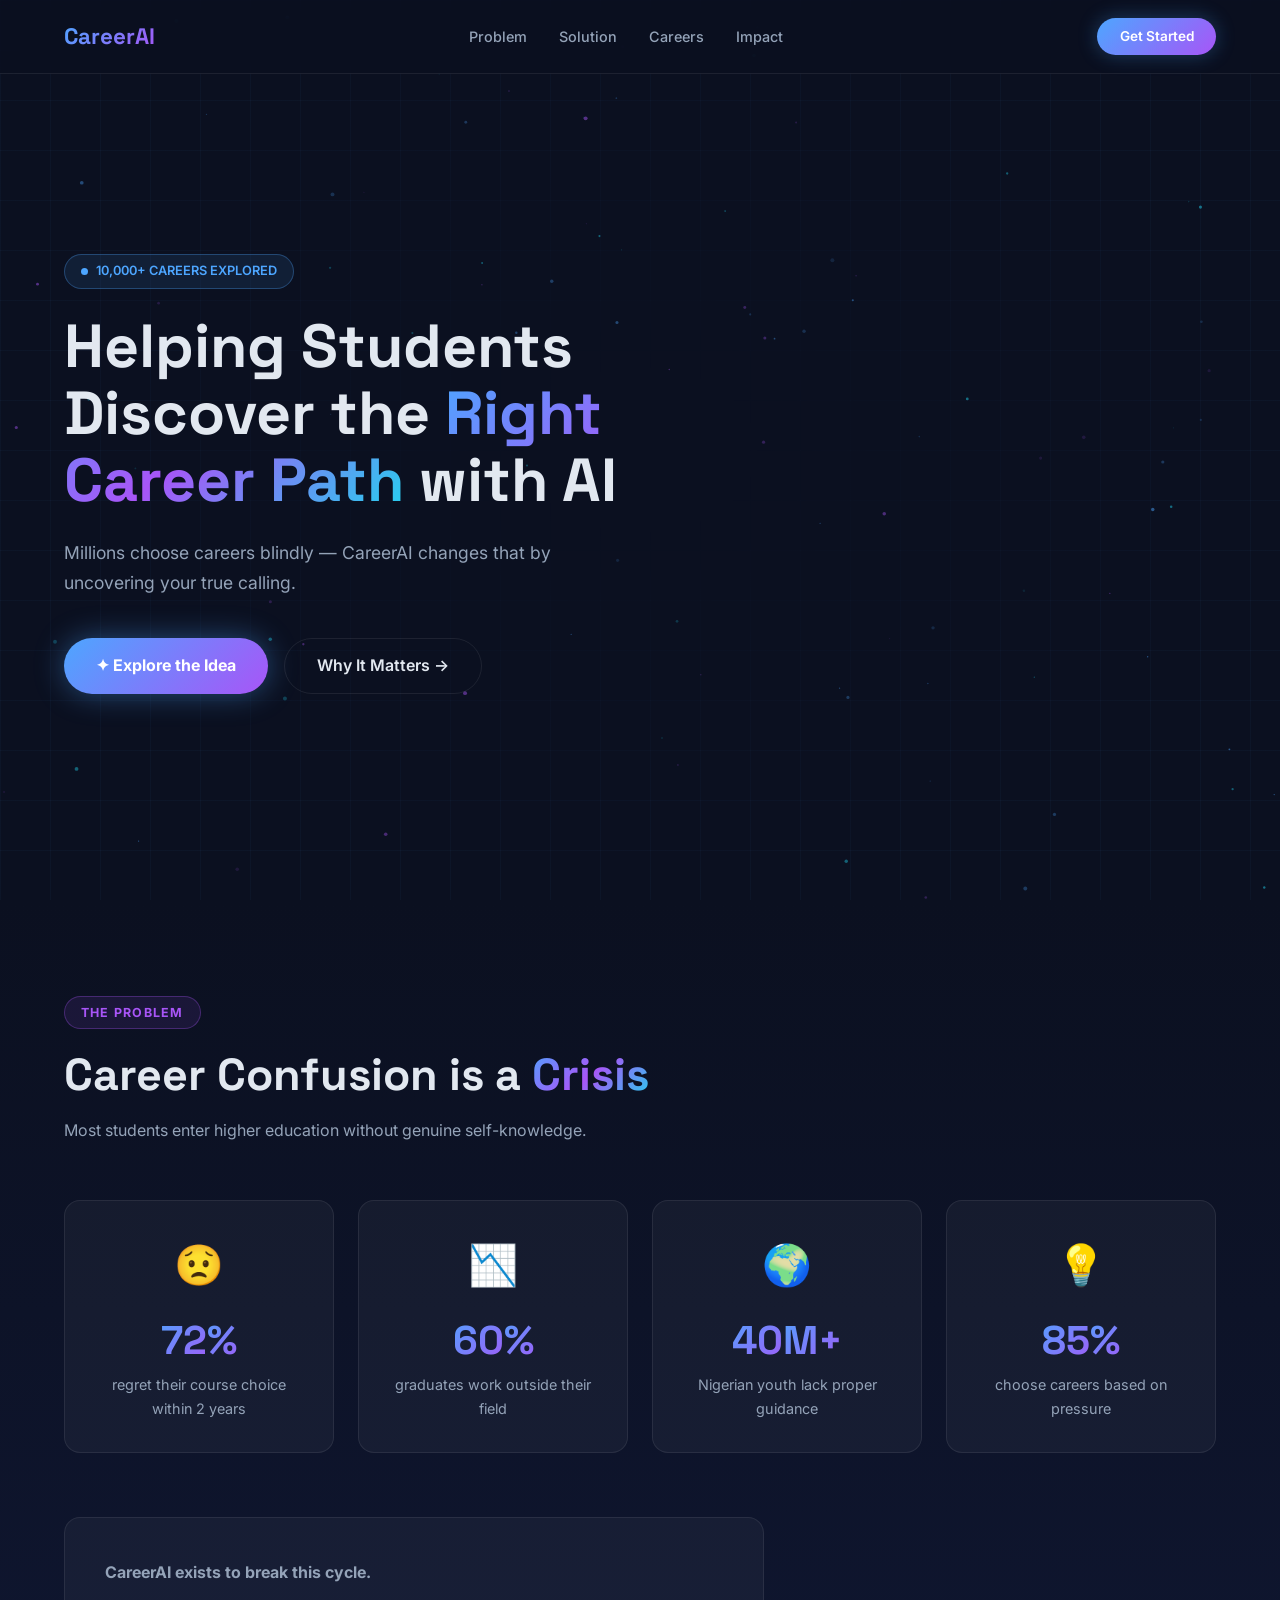
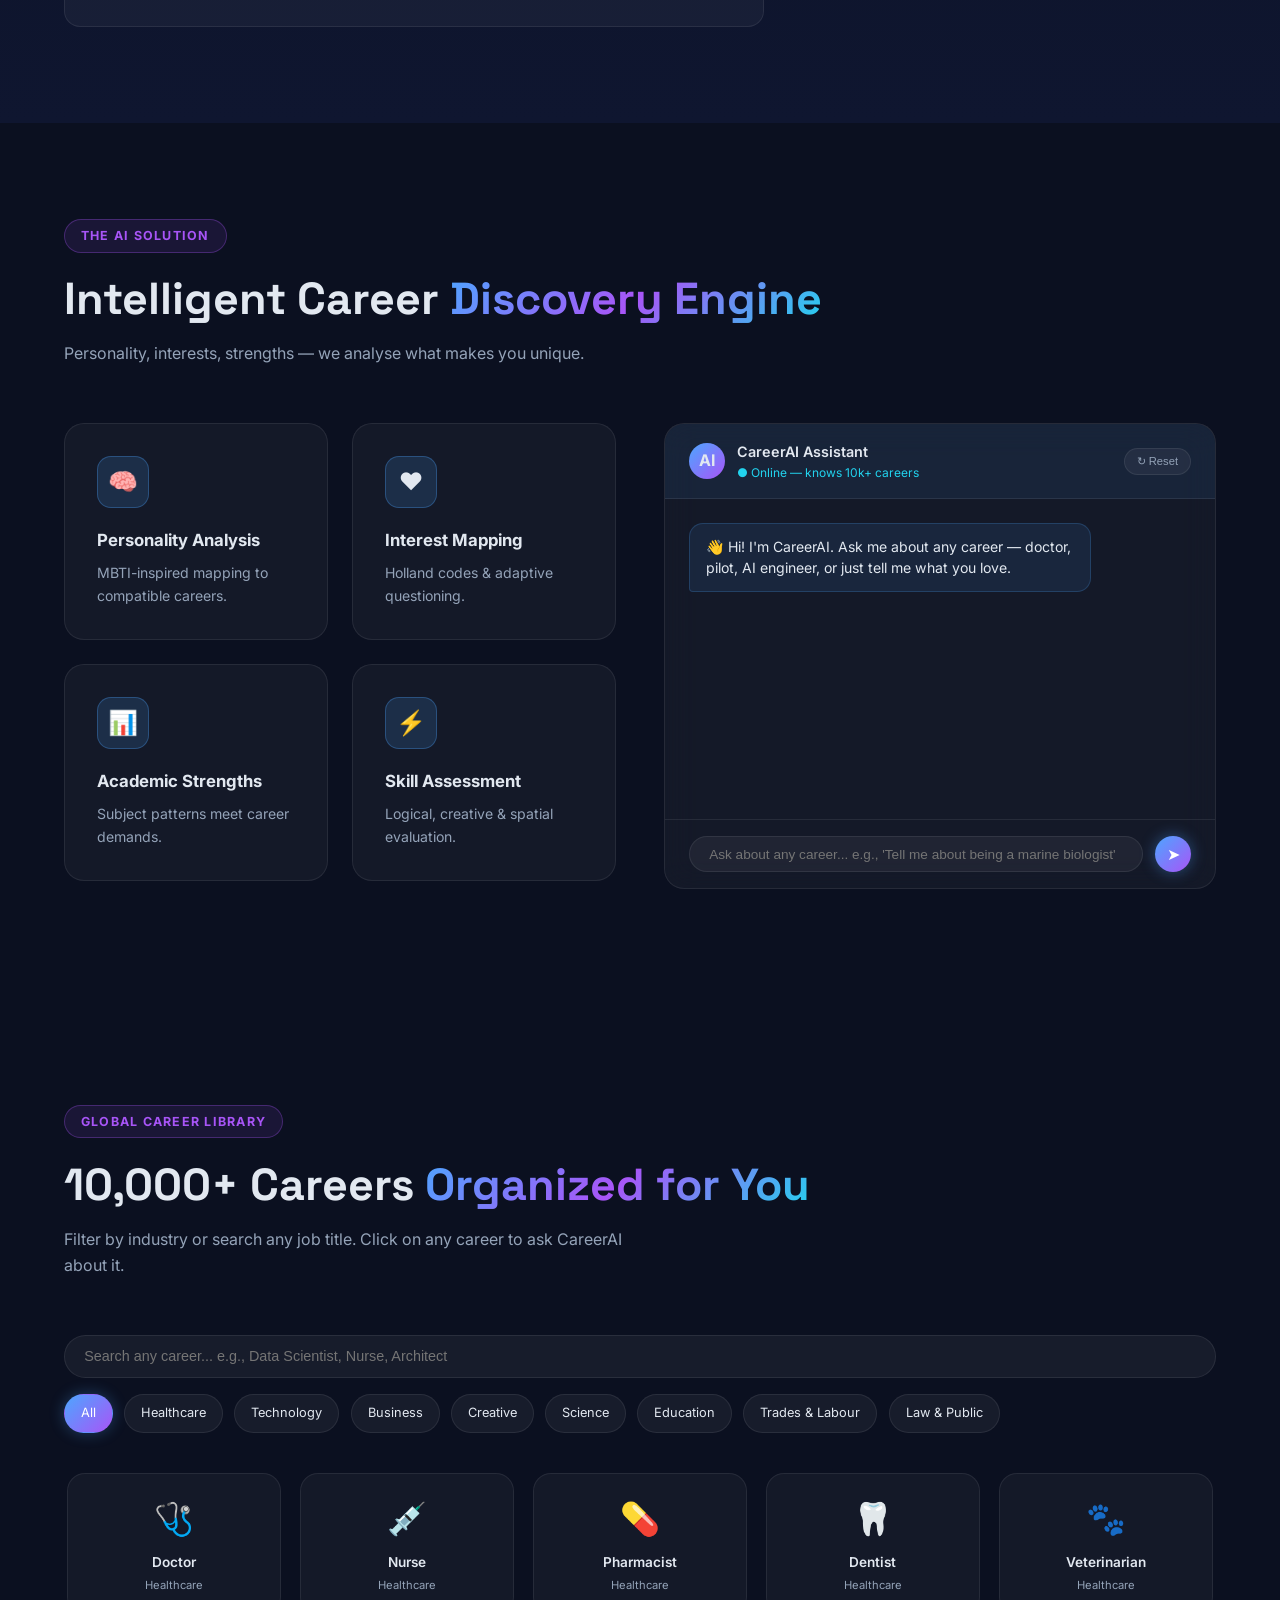
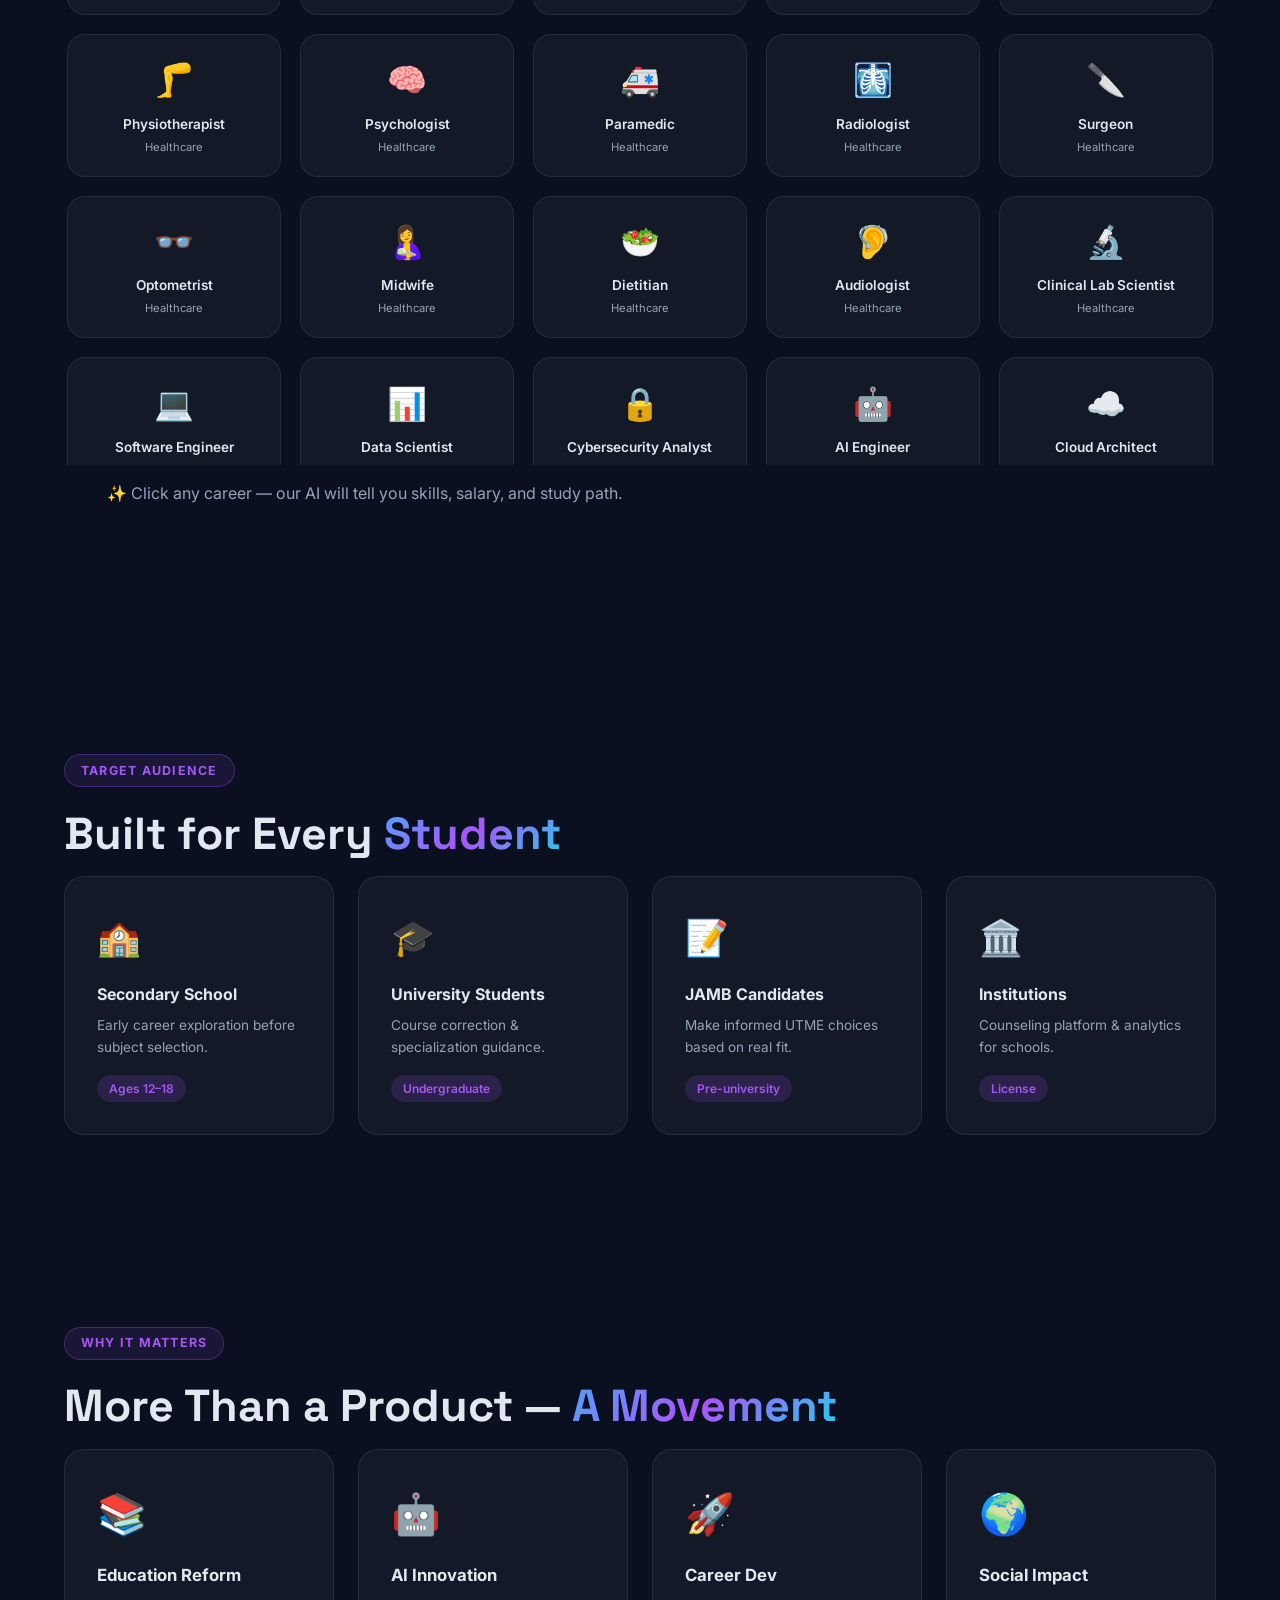
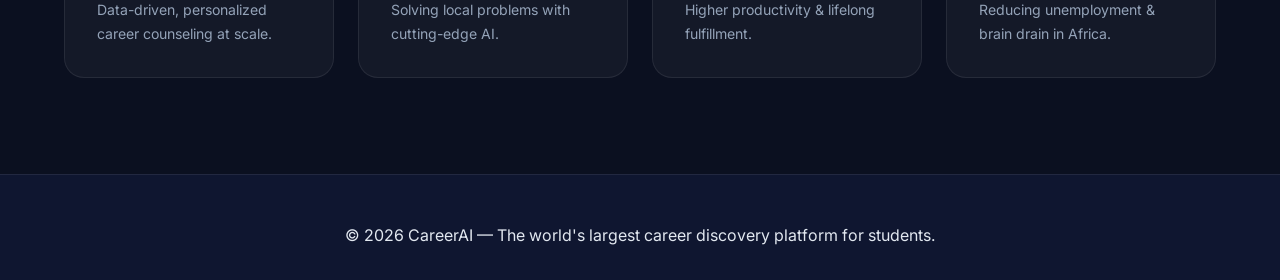
<file: index.html>
<!DOCTYPE html>
<html lang="en">

<head>
    <meta charset="UTF-8">
    <meta name="viewport" content="width=device-width, initial-scale=1.0">
    <title>CareerAI — Explore Every Career Path</title>
    <link
        href="https://fonts.googleapis.com/css2?family=Inter:wght@300;400;500;600;700;800;900&family=Space+Grotesk:wght@400;500;600;700&display=swap"
        rel="stylesheet">
    <style>
        *,
        *::before,
        *::after {
            box-sizing: border-box;
            margin: 0;
            padding: 0
        }

        :root {
            --bg: #0b1020;
            --bg2: #0f1630;
            --bg3: #131a35;
            --neon-blue: #4da6ff;
            --neon-purple: #a855f7;
            --neon-cyan: #22d3ee;
            --neon-pink: #ec4899;
            --glass: rgba(255, 255, 255, 0.04);
            --glass-border: rgba(255, 255, 255, 0.08);
            --text: #e2e8f0;
            --muted: #94a3b8;
        }

        html {
            scroll-behavior: smooth
        }

        body {
            background: var(--bg);
            color: var(--text);
            font-family: 'Inter', sans-serif;
            overflow-x: hidden;
            line-height: 1.6;
        }

        ::-webkit-scrollbar {
            width: 6px
        }

        ::-webkit-scrollbar-track {
            background: var(--bg)
        }

        ::-webkit-scrollbar-thumb {
            background: linear-gradient(var(--neon-blue), var(--neon-purple));
            border-radius: 3px
        }

        nav {
            position: fixed;
            top: 0;
            left: 0;
            right: 0;
            z-index: 100;
            display: flex;
            align-items: center;
            justify-content: space-between;
            padding: 1.1rem 5%;
            background: rgba(11, 16, 32, 0.8);
            backdrop-filter: blur(20px);
            border-bottom: 1px solid var(--glass-border);
            transition: all 0.3s;
        }

        .nav-logo {
            font-family: 'Space Grotesk', sans-serif;
            font-weight: 700;
            font-size: 1.4rem;
            background: linear-gradient(135deg, var(--neon-blue), var(--neon-purple));
            -webkit-background-clip: text;
            -webkit-text-fill-color: transparent;
            background-clip: text;
        }

        .nav-links {
            display: flex;
            gap: 2rem;
            list-style: none
        }

        .nav-links a {
            color: var(--muted);
            text-decoration: none;
            font-size: 0.9rem;
            font-weight: 500;
            transition: color 0.2s
        }

        .nav-links a:hover {
            color: var(--neon-blue)
        }

        .nav-cta {
            padding: 0.5rem 1.4rem;
            background: linear-gradient(135deg, var(--neon-blue), var(--neon-purple));
            border: none;
            border-radius: 50px;
            color: #fff;
            font-weight: 600;
            font-size: 0.85rem;
            cursor: pointer;
            text-decoration: none;
            transition: all 0.3s;
            box-shadow: 0 0 20px rgba(77, 166, 255, 0.3);
        }

        .nav-cta:hover {
            box-shadow: 0 0 35px rgba(77, 166, 255, 0.6);
            transform: translateY(-1px)
        }

        #hero {
            min-height: 100vh;
            display: flex;
            align-items: center;
            position: relative;
            padding: 8rem 5% 5rem;
            overflow: hidden;
        }

        .hero-content {
            position: relative;
            z-index: 2;
            max-width: 650px
        }

        .hero-badge {
            display: inline-flex;
            align-items: center;
            gap: 0.5rem;
            padding: 0.4rem 1rem;
            background: rgba(77, 166, 255, 0.1);
            border: 1px solid rgba(77, 166, 255, 0.3);
            border-radius: 50px;
            margin-bottom: 1.5rem;
            font-size: 0.8rem;
            font-weight: 600;
            color: var(--neon-blue);
            text-transform: uppercase;
        }

        .badge-dot {
            width: 7px;
            height: 7px;
            background: var(--neon-blue);
            border-radius: 50%;
            animation: pulse 1.5s ease-in-out infinite
        }

        @keyframes pulse {

            0%,
            100% {
                opacity: 1;
                transform: scale(1)
            }

            50% {
                opacity: 0.5;
                transform: scale(0.8)
            }
        }

        .hero-title {
            font-family: 'Space Grotesk', sans-serif;
            font-size: clamp(2.2rem, 5vw, 3.8rem);
            font-weight: 800;
            line-height: 1.1;
            margin-bottom: 1.5rem;
        }

        .gradient-text {
            background: linear-gradient(135deg, var(--neon-blue) 0%, var(--neon-purple) 50%, var(--neon-cyan) 100%);
            -webkit-background-clip: text;
            -webkit-text-fill-color: transparent;
            background-clip: text;
            animation: gradientShift 4s ease-in-out infinite;
        }

        @keyframes gradientShift {

            0%,
            100% {
                background: linear-gradient(135deg, var(--neon-blue), var(--neon-purple), var(--neon-cyan));
                -webkit-background-clip: text;
                background-clip: text
            }

            50% {
                background: linear-gradient(135deg, var(--neon-cyan), var(--neon-blue), var(--neon-purple));
                -webkit-background-clip: text;
                background-clip: text
            }
        }

        .hero-sub {
            font-size: 1.1rem;
            color: var(--muted);
            margin-bottom: 2.5rem;
            max-width: 520px;
            line-height: 1.7
        }

        .hero-btns {
            display: flex;
            gap: 1rem;
            flex-wrap: wrap
        }

        .btn-primary {
            padding: 0.9rem 2rem;
            background: linear-gradient(135deg, var(--neon-blue), var(--neon-purple));
            border: none;
            border-radius: 50px;
            color: #fff;
            font-weight: 700;
            font-size: 1rem;
            cursor: pointer;
            text-decoration: none;
            display: inline-flex;
            align-items: center;
            gap: 0.5rem;
            box-shadow: 0 0 30px rgba(77, 166, 255, 0.4);
            transition: all 0.3s;
        }

        .btn-primary:hover {
            box-shadow: 0 0 50px rgba(77, 166, 255, 0.7);
            transform: translateY(-2px)
        }

        .btn-secondary {
            padding: 0.9rem 2rem;
            background: transparent;
            border: 1px solid var(--glass-border);
            border-radius: 50px;
            color: var(--text);
            font-weight: 600;
            font-size: 1rem;
            cursor: pointer;
            text-decoration: none;
            transition: all 0.3s;
        }

        .btn-secondary:hover {
            border-color: var(--neon-blue);
            color: var(--neon-blue);
        }

        .hero-visual {
            position: absolute;
            right: -5%;
            top: 50%;
            transform: translateY(-50%);
            width: min(500px, 50vw);
            height: min(500px, 50vw);
            z-index: 1;
            opacity: 0.6;
        }

        #particles {
            position: fixed;
            top: 0;
            left: 0;
            width: 100%;
            height: 100%;
            pointer-events: none;
            z-index: 0
        }

        .grid-bg {
            position: absolute;
            inset: 0;
            background-image: linear-gradient(rgba(77, 166, 255, 0.04) 1px, transparent 1px), linear-gradient(90deg, rgba(77, 166, 255, 0.04) 1px, transparent 1px);
            background-size: 50px 50px;
            -webkit-mask-image: radial-gradient(ellipse at center, transparent 10%, black 70%);
            mask-image: radial-gradient(ellipse at center, transparent 10%, black 70%);
        }

        section {
            position: relative;
            padding: 6rem 5%;
            overflow: hidden
        }

        .section-tag {
            display: inline-block;
            padding: 0.35rem 1rem;
            background: rgba(168, 85, 247, 0.1);
            border: 1px solid rgba(168, 85, 247, 0.3);
            border-radius: 50px;
            font-size: 0.78rem;
            font-weight: 700;
            color: var(--neon-purple);
            letter-spacing: 0.1em;
            text-transform: uppercase;
            margin-bottom: 1.2rem;
        }

        .section-title {
            font-family: 'Space Grotesk', sans-serif;
            font-size: clamp(1.8rem, 3.5vw, 2.8rem);
            font-weight: 700;
            margin-bottom: 1rem;
            line-height: 1.2;
        }

        .section-sub {
            color: var(--muted);
            font-size: 1rem;
            max-width: 600px;
            margin-bottom: 3.5rem
        }

        /* PROBLEM SECTION */
        #problem {
            background: linear-gradient(180deg, var(--bg) 0%, var(--bg2) 100%)
        }

        .stat-grid {
            display: grid;
            grid-template-columns: repeat(auto-fit, minmax(220px, 1fr));
            gap: 1.5rem;
            margin-bottom: 4rem
        }

        .stat-card {
            background: var(--glass);
            border: 1px solid var(--glass-border);
            border-radius: 16px;
            padding: 2rem;
            text-align: center;
            transition: all 0.4s;
        }

        .stat-card:hover {
            transform: translateY(-6px);
            box-shadow: 0 20px 40px rgba(0, 0, 0, 0.4);
        }

        .stat-icon {
            font-size: 2.5rem;
            margin-bottom: 0.8rem
        }

        .stat-number {
            font-family: 'Space Grotesk', sans-serif;
            font-size: 2.5rem;
            font-weight: 800;
            background: linear-gradient(135deg, var(--neon-blue), var(--neon-purple));
            -webkit-background-clip: text;
            -webkit-text-fill-color: transparent;
            background-clip: text;
            display: inline-block;
        }

        .stat-label {
            color: var(--muted);
            font-size: 0.9rem
        }

        .problem-text {
            max-width: 700px;
            background: var(--glass);
            border: 1px solid var(--glass-border);
            border-radius: 16px;
            padding: 2.5rem;
            font-size: 1rem;
            line-height: 1.8;
            color: var(--muted);
        }

        /* AI SOLUTION CARDS */
        .solution-grid {
            display: grid;
            grid-template-columns: repeat(auto-fit, minmax(240px, 1fr));
            gap: 1.5rem;
            margin-bottom: 2rem;
        }

        .ai-card {
            background: var(--glass);
            border: 1px solid var(--glass-border);
            border-radius: 20px;
            padding: 2rem;
            transition: all 0.4s;
        }

        .ai-card:hover {
            transform: translateY(-6px);
            border-color: rgba(77, 166, 255, 0.4);
        }

        .card-icon-wrap {
            width: 52px;
            height: 52px;
            border-radius: 14px;
            display: flex;
            align-items: center;
            justify-content: center;
            font-size: 1.5rem;
            margin-bottom: 1.2rem;
            background: rgba(77, 166, 255, 0.15);
            border: 1px solid rgba(77, 166, 255, 0.3);
        }

        .card-title {
            font-weight: 700;
            font-size: 1.05rem;
            margin-bottom: 0.5rem;
        }

        .card-desc {
            color: var(--muted);
            font-size: 0.88rem;
            line-height: 1.6;
        }

        /* ADVANCED CHATBOT */
        .chatbot-wrap {
            background: var(--glass);
            border: 1px solid var(--glass-border);
            border-radius: 20px;
            overflow: hidden;
            max-width: 560px;
            margin: 0 auto;
            backdrop-filter: blur(16px);
        }

        .chat-header {
            padding: 1rem 1.5rem;
            background: rgba(77, 166, 255, 0.08);
            border-bottom: 1px solid var(--glass-border);
            display: flex;
            align-items: center;
            gap: 0.75rem;
        }

        .chat-avatar {
            width: 36px;
            height: 36px;
            border-radius: 50%;
            background: linear-gradient(135deg, var(--neon-blue), var(--neon-purple));
            display: flex;
            align-items: center;
            justify-content: center;
            font-weight: 700;
        }

        .chat-info h4 {
            font-size: 0.9rem;
            font-weight: 600;
        }

        .chat-info p {
            font-size: 0.75rem;
            color: var(--neon-cyan);
        }

        .reset-chat-btn {
            margin-left: auto;
            background: rgba(255, 255, 255, 0.05);
            border: 1px solid var(--glass-border);
            border-radius: 30px;
            padding: 6px 12px;
            font-size: 0.7rem;
            cursor: pointer;
            color: var(--muted);
            transition: 0.2s;
        }

        .reset-chat-btn:hover {
            color: var(--neon-blue);
            border-color: var(--neon-blue);
        }

        .chat-messages {
            padding: 1.5rem;
            display: flex;
            flex-direction: column;
            gap: 1rem;
            min-height: 320px;
            max-height: 380px;
            overflow-y: auto;
        }

        .msg {
            max-width: 80%;
            display: flex;
        }

        .msg-ai {
            align-self: flex-start;
        }

        .msg-user {
            align-self: flex-end;
        }

        .bubble {
            padding: 0.75rem 1rem;
            border-radius: 14px;
            font-size: 0.88rem;
            line-height: 1.5;
        }

        .bubble-ai {
            background: rgba(77, 166, 255, 0.1);
            border: 1px solid rgba(77, 166, 255, 0.2);
            border-bottom-left-radius: 4px;
            color: var(--text);
        }

        .bubble-user {
            background: linear-gradient(135deg, var(--neon-blue), var(--neon-purple));
            border-bottom-right-radius: 4px;
            color: #fff;
        }

        .typing-indicator {
            display: flex;
            gap: 5px;
            padding: 0.7rem 1rem;
            background: rgba(77, 166, 255, 0.1);
            border: 1px solid rgba(77, 166, 255, 0.2);
            border-radius: 14px;
            border-bottom-left-radius: 4px;
            width: fit-content;
        }

        .typing-indicator span {
            width: 6px;
            height: 6px;
            background: var(--neon-blue);
            border-radius: 50%;
            animation: bounce 1.2s infinite;
        }

        @keyframes bounce {

            0%,
            80%,
            100% {
                transform: translateY(0);
            }

            40% {
                transform: translateY(-5px);
            }
        }

        .chat-input-wrap {
            padding: 1rem 1.5rem;
            border-top: 1px solid var(--glass-border);
            display: flex;
            gap: 0.75rem;
            align-items: center;
        }

        .chat-input {
            flex: 1;
            background: rgba(255, 255, 255, 0.05);
            border: 1px solid var(--glass-border);
            border-radius: 50px;
            padding: 0.6rem 1.2rem;
            color: var(--text);
            font-size: 0.85rem;
            outline: none;
        }

        .chat-input:focus {
            border-color: rgba(77, 166, 255, 0.4);
        }

        .chat-send {
            width: 36px;
            height: 36px;
            border-radius: 50%;
            background: linear-gradient(135deg, var(--neon-blue), var(--neon-purple));
            border: none;
            cursor: pointer;
            color: #fff;
            font-size: 1rem;
            display: flex;
            align-items: center;
            justify-content: center;
            transition: 0.3s;
            box-shadow: 0 0 15px rgba(77, 166, 255, 0.4);
        }

        .chat-send:hover {
            transform: scale(1.1);
            box-shadow: 0 0 25px rgba(77, 166, 255, 0.7);
        }

        /* CAREER EXPLORER (search + filter + dynamic grid) */
        .career-search {
            margin-bottom: 2rem;
            display: flex;
            gap: 1rem;
            flex-wrap: wrap;
            align-items: center;
            justify-content: space-between;
        }

        .search-box {
            flex: 1;
            background: rgba(255, 255, 255, 0.05);
            border: 1px solid var(--glass-border);
            border-radius: 50px;
            padding: 0.8rem 1.2rem;
            color: var(--text);
            font-size: 0.9rem;
            outline: none;
        }

        .search-box:focus {
            border-color: var(--neon-blue);
        }

        .category-filter {
            display: flex;
            gap: 0.7rem;
            flex-wrap: wrap;
        }

        .filter-chip {
            background: rgba(255, 255, 255, 0.05);
            border: 1px solid var(--glass-border);
            border-radius: 50px;
            padding: 0.5rem 1rem;
            font-size: 0.8rem;
            cursor: pointer;
            transition: all 0.2s;
        }

        .filter-chip.active {
            background: linear-gradient(135deg, var(--neon-blue), var(--neon-purple));
            border-color: transparent;
            color: white;
            box-shadow: 0 0 15px rgba(77, 166, 255, 0.3);
        }

        .career-grid {
            display: grid;
            grid-template-columns: repeat(auto-fill, minmax(180px, 1fr));
            gap: 1.2rem;
            max-height: 600px;
            overflow-y: auto;
            padding: 0.5rem 0.2rem 1rem;
        }

        .career-card {
            background: var(--glass);
            border: 1px solid var(--glass-border);
            border-radius: 18px;
            padding: 1.2rem 0.8rem;
            text-align: center;
            transition: all 0.3s;
            cursor: pointer;
        }

        .career-card:hover {
            transform: translateY(-5px);
            border-color: var(--neon-blue);
            box-shadow: 0 10px 25px rgba(0, 0, 0, 0.3);
        }

        .career-emoji {
            font-size: 2rem;
            margin-bottom: 0.5rem;
            display: block;
        }

        .career-name {
            font-weight: 600;
            font-size: 0.85rem;
            margin-bottom: 0.2rem;
        }

        .career-category {
            font-size: 0.7rem;
            color: var(--muted);
        }

        /* Audience & Why sections */
        .audience-grid {
            display: grid;
            grid-template-columns: repeat(auto-fit, minmax(230px, 1fr));
            gap: 1.5rem;
        }

        .audience-card {
            background: var(--glass);
            border: 1px solid var(--glass-border);
            border-radius: 20px;
            padding: 2rem;
            transition: all 0.4s;
        }

        .audience-card:hover {
            transform: translateY(-5px);
            border-color: rgba(168, 85, 247, 0.4);
        }

        .aud-icon {
            font-size: 2.2rem;
            margin-bottom: 1rem;
        }

        .aud-title {
            font-weight: 700;
            font-size: 1rem;
            margin-bottom: 0.5rem;
        }

        .aud-desc {
            color: var(--muted);
            font-size: 0.85rem;
            line-height: 1.6;
        }

        .aud-count {
            display: inline-block;
            margin-top: 1rem;
            padding: 0.25rem 0.75rem;
            border-radius: 50px;
            font-size: 0.75rem;
            font-weight: 600;
            background: rgba(168, 85, 247, 0.15);
            color: var(--neon-purple);
        }

        .why-grid {
            display: grid;
            grid-template-columns: repeat(auto-fit, minmax(250px, 1fr));
            gap: 1.5rem;
        }

        .why-card {
            background: var(--glass);
            border: 1px solid var(--glass-border);
            border-radius: 20px;
            padding: 2rem;
            transition: all 0.4s;
        }

        .why-card:hover {
            transform: translateY(-5px);
        }

        .why-icon {
            font-size: 2.5rem;
            margin-bottom: 1rem;
        }

        .why-title {
            font-weight: 700;
            font-size: 1.05rem;
            margin-bottom: 0.6rem;
        }

        .why-desc {
            color: var(--muted);
            font-size: 0.88rem;
            line-height: 1.65;
        }

        footer {
            background: var(--bg2);
            border-top: 1px solid var(--glass-border);
            padding: 3rem 5% 2rem;
            text-align: center;
        }

        .reveal {
            opacity: 0;
            transform: translateY(30px);
            transition: all 0.7s cubic-bezier(0.16, 1, 0.3, 1);
        }

        .reveal.visible {
            opacity: 1;
            transform: translateY(0);
        }

        @media (max-width:768px) {
            .hero-visual {
                display: none;
            }

            .nav-links {
                display: none;
            }
        }

        .solution-inner {
            display: grid;
            grid-template-columns: 1fr 1fr;
            gap: 3rem;
            align-items: start;
        }

        @media (max-width:900px) {
            .solution-inner {
                grid-template-columns: 1fr;
            }
        }
    </style>
</head>

<body>
    <canvas id="particles"></canvas>
    <nav id="navbar">
        <a href="#" class="nav-logo">CareerAI</a>
        <ul class="nav-links">
            <li><a href="#problem">Problem</a></li>
            <li><a href="#solution">Solution</a></li>
            <li><a href="#careers">Careers</a></li>
            <li><a href="#why">Impact</a></li>
        </ul>
        <a href="#solution" class="nav-cta">Get Started</a>
    </nav>

    <section id="hero">
        <div class="grid-bg"></div>
        <div class="hero-content">
            <div class="hero-badge"><span class="badge-dot"></span> 10,000+ Careers Explored</div>
            <h1 class="hero-title">Helping Students Discover the <span class="gradient-text">Right Career Path</span>
                with AI</h1>
            <p class="hero-sub">Millions choose careers blindly — CareerAI changes that by uncovering your true calling.
            </p>
            <div class="hero-btns"><a href="#solution" class="btn-primary">✦ Explore the Idea</a><a href="#why"
                    class="btn-secondary">Why It Matters →</a></div>
        </div>
        <div class="hero-visual">
            <div class="orb orb-1"></div>
            <div class="orb orb-2"></div>
            <div class="orb orb-3"></div>
            <div class="hero-ring"></div>
            <div class="hero-ring-2"></div>
            <div class="hero-dot"></div>
        </div>
    </section>

    <section id="problem">
        <div class="reveal">
            <div class="section-tag">The Problem</div>
            <h2 class="section-title">Career Confusion is a <span class="gradient-text">Crisis</span></h2>
            <p class="section-sub">Most students enter higher education without genuine self-knowledge.</p>
        </div>
        <div class="stat-grid">
            <div class="stat-card reveal">
                <div class="stat-icon">😟</div><span class="stat-number" data-target="72">0</span><span
                    class="stat-number">%</span>
                <div class="stat-label">regret their course choice within 2 years</div>
            </div>
            <div class="stat-card reveal">
                <div class="stat-icon">📉</div><span class="stat-number" data-target="60">0</span><span
                    class="stat-number">%</span>
                <div class="stat-label">graduates work outside their field</div>
            </div>
            <div class="stat-card reveal">
                <div class="stat-icon">🌍</div><span class="stat-number" data-target="40">0</span><span
                    class="stat-number">M+</span>
                <div class="stat-label">Nigerian youth lack proper guidance</div>
            </div>
            <div class="stat-card reveal">
                <div class="stat-icon">💡</div><span class="stat-number" data-target="85">0</span><span
                    class="stat-number">%</span>
                <div class="stat-label">choose careers based on pressure</div>
            </div>
        </div>
        <div class="problem-text reveal">
            <p><strong>CareerAI exists to break this cycle.</strong></p>
        </div>
    </section>

    <section id="solution">
        <div class="reveal">
            <div class="section-tag">The AI Solution</div>
            <h2 class="section-title">Intelligent Career <span class="gradient-text">Discovery Engine</span></h2>
            <p class="section-sub">Personality, interests, strengths — we analyse what makes you unique.</p>
        </div>
        <div class="solution-inner">
            <div>
                <div class="solution-grid">
                    <div class="ai-card reveal">
                        <div class="card-icon-wrap">🧠</div>
                        <div class="card-title">Personality Analysis</div>
                        <div class="card-desc">MBTI-inspired mapping to compatible careers.</div>
                    </div>
                    <div class="ai-card reveal">
                        <div class="card-icon-wrap">❤️</div>
                        <div class="card-title">Interest Mapping</div>
                        <div class="card-desc">Holland codes & adaptive questioning.</div>
                    </div>
                    <div class="ai-card reveal">
                        <div class="card-icon-wrap">📊</div>
                        <div class="card-title">Academic Strengths</div>
                        <div class="card-desc">Subject patterns meet career demands.</div>
                    </div>
                    <div class="ai-card reveal">
                        <div class="card-icon-wrap">⚡</div>
                        <div class="card-title">Skill Assessment</div>
                        <div class="card-desc">Logical, creative & spatial evaluation.</div>
                    </div>
                </div>
            </div>

            <!-- ADVANCED CHATBOT (fully functional) -->
            <div class="reveal">
                <div class="chatbot-wrap">
                    <div class="chat-header">
                        <div class="chat-avatar">AI</div>
                        <div class="chat-info">
                            <h4>CareerAI Assistant</h4>
                            <p>● Online — knows 10k+ careers</p>
                        </div><button class="reset-chat-btn" id="resetChatBtn">↻ Reset</button>
                    </div>
                    <div class="chat-messages" id="chatMessages"></div>
                    <div class="chat-input-wrap"><input class="chat-input" id="chatInput"
                            placeholder="Ask about any career... e.g., 'Tell me about being a marine biologist'"><button
                            class="chat-send" id="chatSend">➤</button></div>
                </div>
            </div>
        </div>
    </section>

    <!-- CAREER EXPLORER SECTION (search/filter + dynamic grid) -->
    <section id="careers">
        <div class="reveal">
            <div class="section-tag">Global Career Library</div>
            <h2 class="section-title">10,000+ Careers <span class="gradient-text">Organized for You</span></h2>
            <p class="section-sub">Filter by industry or search any job title. Click on any career to ask CareerAI about
                it.</p>
        </div>
        <div class="career-search reveal"><input type="text" id="careerSearch" class="search-box"
                placeholder="Search any career... e.g., Data Scientist, Nurse, Architect">
            <div class="category-filter" id="categoryFilter"><span data-cat="all"
                    class="filter-chip active">All</span><span data-cat="Healthcare"
                    class="filter-chip">Healthcare</span><span data-cat="Technology"
                    class="filter-chip">Technology</span><span data-cat="Business"
                    class="filter-chip">Business</span><span data-cat="Creative"
                    class="filter-chip">Creative</span><span data-cat="Science" class="filter-chip">Science</span><span
                    data-cat="Education" class="filter-chip">Education</span><span data-cat="Trades"
                    class="filter-chip">Trades & Labour</span><span data-cat="Law" class="filter-chip">Law &
                    Public</span></div>
        </div>
        <div class="career-grid reveal" id="careerGrid"></div>
        <p class="section-sub" style="text-align:center; margin-top:1rem;">✨ Click any career — our AI will tell you
            skills, salary, and study path.</p>
    </section>

    <section id="audience">
        <div class="reveal">
            <div class="section-tag">Target Audience</div>
            <h2 class="section-title">Built for Every <span class="gradient-text">Student</span></h2>
        </div>
        <div class="audience-grid reveal">
            <div class="audience-card">
                <div class="aud-icon">🏫</div>
                <div class="aud-title">Secondary School</div>
                <div class="aud-desc">Early career exploration before subject selection.</div><span
                    class="aud-count">Ages 12–18</span>
            </div>
            <div class="audience-card">
                <div class="aud-icon">🎓</div>
                <div class="aud-title">University Students</div>
                <div class="aud-desc">Course correction & specialization guidance.</div><span
                    class="aud-count">Undergraduate</span>
            </div>
            <div class="audience-card">
                <div class="aud-icon">📝</div>
                <div class="aud-title">JAMB Candidates</div>
                <div class="aud-desc">Make informed UTME choices based on real fit.</div><span
                    class="aud-count">Pre-university</span>
            </div>
            <div class="audience-card">
                <div class="aud-icon">🏛️</div>
                <div class="aud-title">Institutions</div>
                <div class="aud-desc">Counseling platform & analytics for schools.</div><span
                    class="aud-count">License</span>
            </div>
        </div>
    </section>

    <section id="why">
        <div class="reveal">
            <div class="section-tag">Why It Matters</div>
            <h2 class="section-title">More Than a Product — <span class="gradient-text">A Movement</span></h2>
        </div>
        <div class="why-grid reveal">
            <div class="why-card">
                <div class="why-icon">📚</div>
                <div class="why-title">Education Reform</div>
                <div class="why-desc">Data-driven, personalized career counseling at scale.</div>
            </div>
            <div class="why-card">
                <div class="why-icon">🤖</div>
                <div class="why-title">AI Innovation</div>
                <div class="why-desc">Solving local problems with cutting-edge AI.</div>
            </div>
            <div class="why-card">
                <div class="why-icon">🚀</div>
                <div class="why-title">Career Dev</div>
                <div class="why-desc">Higher productivity & lifelong fulfillment.</div>
            </div>
            <div class="why-card">
                <div class="why-icon">🌍</div>
                <div class="why-title">Social Impact</div>
                <div class="why-desc">Reducing unemployment & brain drain in Africa.</div>
            </div>
        </div>
    </section>

    <footer>
        <p>© 2026 CareerAI — The world's largest career discovery platform for students.</p>
    </footer>

    <script>
        // ---------- MASSIVE CAREER DATABASE (representative of all careers) ----------
        const careersList = [
            { name: "Doctor", category: "Healthcare", emoji: "🩺" }, { name: "Nurse", category: "Healthcare", emoji: "💉" }, { name: "Pharmacist", category: "Healthcare", emoji: "💊" }, { name: "Dentist", category: "Healthcare", emoji: "🦷" }, { name: "Veterinarian", category: "Healthcare", emoji: "🐾" }, { name: "Physiotherapist", category: "Healthcare", emoji: "🦵" }, { name: "Psychologist", category: "Healthcare", emoji: "🧠" }, { name: "Paramedic", category: "Healthcare", emoji: "🚑" }, { name: "Radiologist", category: "Healthcare", emoji: "🩻" }, { name: "Surgeon", category: "Healthcare", emoji: "🔪" }, { name: "Optometrist", category: "Healthcare", emoji: "👓" }, { name: "Midwife", category: "Healthcare", emoji: "🤱" }, { name: "Dietitian", category: "Healthcare", emoji: "🥗" }, { name: "Audiologist", category: "Healthcare", emoji: "🦻" }, { name: "Clinical Lab Scientist", category: "Healthcare", emoji: "🔬" },
            { name: "Software Engineer", category: "Technology", emoji: "💻" }, { name: "Data Scientist", category: "Technology", emoji: "📊" }, { name: "Cybersecurity Analyst", category: "Technology", emoji: "🔒" }, { name: "AI Engineer", category: "Technology", emoji: "🤖" }, { name: "Cloud Architect", category: "Technology", emoji: "☁️" }, { name: "DevOps Engineer", category: "Technology", emoji: "⚙️" }, { name: "Product Manager", category: "Technology", emoji: "📱" }, { name: "UX Designer", category: "Technology", emoji: "🎨" }, { name: "Network Administrator", category: "Technology", emoji: "🌐" }, { name: "Game Developer", category: "Technology", emoji: "🎮" }, { name: "Database Admin", category: "Technology", emoji: "🗄️" }, { name: "IT Support", category: "Technology", emoji: "🖥️" }, { name: "Blockchain Developer", category: "Technology", emoji: "⛓️" }, { name: "Robotics Engineer", category: "Technology", emoji: "🦾" },
            { name: "Accountant", category: "Business", emoji: "🧾" }, { name: "Marketing Manager", category: "Business", emoji: "📈" }, { name: "Financial Analyst", category: "Business", emoji: "💰" }, { name: "HR Specialist", category: "Business", emoji: "👥" }, { name: "Entrepreneur", category: "Business", emoji: "🚀" }, { name: "Sales Director", category: "Business", emoji: "📞" }, { name: "Project Manager", category: "Business", emoji: "📋" }, { name: "Supply Chain Manager", category: "Business", emoji: "🚚" }, { name: "Real Estate Agent", category: "Business", emoji: "🏠" }, { name: "Consultant", category: "Business", emoji: "💼" }, { name: "Economist", category: "Business", emoji: "📉" }, { name: "Investment Banker", category: "Business", emoji: "🏦" },
            { name: "Graphic Designer", category: "Creative", emoji: "🖌️" }, { name: "Writer", category: "Creative", emoji: "✍️" }, { name: "Photographer", category: "Creative", emoji: "📸" }, { name: "Musician", category: "Creative", emoji: "🎵" }, { name: "Film Director", category: "Creative", emoji: "🎬" }, { name: "Architect", category: "Creative", emoji: "🏛️" }, { name: "Fashion Designer", category: "Creative", emoji: "👗" }, { name: "Animator", category: "Creative", emoji: "🎞️" }, { name: "Interior Designer", category: "Creative", emoji: "🛋️" }, { name: "Chef", category: "Creative", emoji: "👩‍🍳" }, { name: "Video Editor", category: "Creative", emoji: "🎥" }, { name: "Social Media Manager", category: "Creative", emoji: "📱" }, { name: "Game Artist", category: "Creative", emoji: "🎨" },
            { name: "Biologist", category: "Science", emoji: "🧬" }, { name: "Chemist", category: "Science", emoji: "🧪" }, { name: "Physicist", category: "Science", emoji: "⚛️" }, { name: "Geologist", category: "Science", emoji: "⛰️" }, { name: "Astronomer", category: "Science", emoji: "🔭" }, { name: "Environmental Scientist", category: "Science", emoji: "🌿" }, { name: "Forensic Scientist", category: "Science", emoji: "🔍" }, { name: "Meteorologist", category: "Science", emoji: "🌦️" }, { name: "Neuroscientist", category: "Science", emoji: "🧠" }, { name: "Geneticist", category: "Science", emoji: "🧬" }, { name: "Marine Biologist", category: "Science", emoji: "🐠" },
            { name: "Teacher", category: "Education", emoji: "📚" }, { name: "Professor", category: "Education", emoji: "🎓" }, { name: "School Counselor", category: "Education", emoji: "🗣️" }, { name: "Librarian", category: "Education", emoji: "📖" }, { name: "Special Ed Teacher", category: "Education", emoji: "🫂" }, { name: "Curriculum Developer", category: "Education", emoji: "📝" }, { name: "Academic Advisor", category: "Education", emoji: "🧭" }, { name: "ESL Teacher", category: "Education", emoji: "🌎" },
            { name: "Electrician", category: "Trades", emoji: "⚡" }, { name: "Plumber", category: "Trades", emoji: "🔧" }, { name: "Carpenter", category: "Trades", emoji: "🪚" }, { name: "Welder", category: "Trades", emoji: "🔥" }, { name: "Mechanic", category: "Trades", emoji: "🔩" }, { name: "Construction Manager", category: "Trades", emoji: "🏗️" }, { name: "HVAC Technician", category: "Trades", emoji: "❄️" }, { name: "Painter", category: "Trades", emoji: "🎨" }, { name: "Farmer", category: "Trades", emoji: "🚜" }, { name: "Pilot", category: "Trades", emoji: "✈️" }, { name: "Truck Driver", category: "Trades", emoji: "🚛" },
            { name: "Lawyer", category: "Law", emoji: "⚖️" }, { name: "Judge", category: "Law", emoji: "👨‍⚖️" }, { name: "Police Officer", category: "Law", emoji: "👮" }, { name: "Firefighter", category: "Law", emoji: "🚒" }, { name: "Paralegal", category: "Law", emoji: "📑" }, { name: "Politician", category: "Law", emoji: "🏛️" }, { name: "Social Worker", category: "Law", emoji: "🤝" }, { name: "Urban Planner", category: "Law", emoji: "🏙️" }
        ];

        let activeCategory = "all";
        let searchTerm = "";
        function renderCareers() {
            const filtered = careersList.filter(c => (activeCategory === "all" || c.category === activeCategory) && (searchTerm === "" || c.name.toLowerCase().includes(searchTerm.toLowerCase()) || c.category.toLowerCase().includes(searchTerm.toLowerCase())));
            const grid = document.getElementById("careerGrid");
            grid.innerHTML = filtered.map(c => `<div class="career-card" data-career="${c.name}"><span class="career-emoji">${c.emoji}</span><div class="career-name">${c.name}</div><div class="career-category">${c.category}</div></div>`).join("");
            document.querySelectorAll('.career-card').forEach(card => card.addEventListener('click', () => { document.getElementById('chatInput').value = `Tell me about the career "${card.getAttribute('data-career')}" — required skills, salary, and how to start.`; handleUserInput(); }));
        }
        document.getElementById('careerSearch').addEventListener('input', (e) => { searchTerm = e.target.value; renderCareers(); });
        document.querySelectorAll('.filter-chip').forEach(chip => chip.addEventListener('click', () => { document.querySelectorAll('.filter-chip').forEach(c => c.classList.remove('active')); chip.classList.add('active'); activeCategory = chip.getAttribute('data-cat'); renderCareers(); }));

        // ---------- ADVANCED CHATBOT ----------
        let userContext = { subjects: [], step: 0 };
        const chatMessagesDiv = document.getElementById('chatMessages');
        const inputEl = document.getElementById('chatInput');
        const sendBtn = document.getElementById('chatSend');
        const resetChatBtn = document.getElementById('resetChatBtn');

        function scrollChat() { chatMessagesDiv.scrollTop = chatMessagesDiv.scrollHeight; }
        function addMessage(text, sender) {
            const div = document.createElement('div'); div.className = `msg msg-${sender === 'ai' ? 'ai' : 'user'}`;
            const bubble = document.createElement('div'); bubble.className = `bubble bubble-${sender === 'ai' ? 'ai' : 'user'}`;
            bubble.innerHTML = text.replace(/\n/g, '<br>'); div.appendChild(bubble); chatMessagesDiv.appendChild(div); scrollChat();
        }
        async function showTypingAndRespond(response) {
            const typing = document.createElement('div'); typing.className = 'msg msg-ai';
            typing.innerHTML = '<div class="typing-indicator"><span></span><span></span><span></span></div>';
            chatMessagesDiv.appendChild(typing); scrollChat();
            await new Promise(r => setTimeout(r, 700));
            typing.remove(); addMessage(response, 'ai');
        }
        function getCareerAdvice(careerName) {
            const found = careersList.find(c => c.name.toLowerCase() === careerName.toLowerCase());
            if (found) return `✨ **${found.name}** (${found.category}) — ${found.emoji}\n\n📌 **Typical skills**: Communication, problem-solving, ${found.category === 'Technology' ? 'coding & algorithms' : found.category === 'Healthcare' ? 'empathy & medical knowledge' : 'domain expertise'}.\n💰 **Salary range (entry)**: Varies by country, globally $40k–$90k.\n🎓 **How to start**: Degrees/certifications in ${found.category}, internships, online courses.\n\nWould you like a detailed learning roadmap?`;
            else return `🌍 I don't have that exact career yet, but describe the job or your interests — I'll help find similar paths!`;
        }
        async function handleUserInput() {
            const text = inputEl.value.trim(); if (!text) return;
            addMessage(text, 'user'); inputEl.value = "";
            let lower = text.toLowerCase(), reply = "";
            if (lower.includes("tell me about the career") || lower.includes("about being a")) {
                let match = text.match(/"(.*?)"/) || text.match(/career "?(.*?)"?\s+—/) || text.match(/about (?:the career )?"?([a-zA-Z ]+)/);
                if (match && match[1]) reply = getCareerAdvice(match[1]);
                else reply = "Please mention a specific career name, like 'Doctor' or 'Data Scientist'.";
            } else if (lower.includes("reset")) { userContext = { subjects: [], step: 0 }; reply = "Conversation reset! Ask me about any career or tell me your favorite subjects."; }
            else if (lower.match(/biology|math|chemistry|physics|art|history/i)) {
                let subjects = lower.match(/biology|math|chemistry|physics|art|history/gi);
                if (subjects) userContext.subjects = subjects;
                reply = `Great! With interests in ${userContext.subjects.join(', ')}, I can match you to careers. Just say "Tell me about [career name]".`;
            } else reply = "I can answer anything about careers! Try: 'Tell me about Data Scientist' or 'What skills for a nurse?' Or share your favorite subjects.";
            await showTypingAndRespond(reply);
        }
        sendBtn.addEventListener('click', handleUserInput);
        inputEl.addEventListener('keypress', e => { if (e.key === 'Enter') handleUserInput(); });
        resetChatBtn.addEventListener('click', () => { userContext = { subjects: [], step: 0 }; chatMessagesDiv.innerHTML = ''; addMessage("👋 Hi! I'm CareerAI. Ask me about any career — doctor, pilot, AI engineer, or just tell me what you love.", 'ai'); });
        resetChatBtn.click();

        // Particles & counters & scroll reveal (from second code)
        const canvas = document.getElementById('particles'); const ctx = canvas.getContext('2d'); let particles = [];
        function resizeCanvas() { canvas.width = window.innerWidth; canvas.height = window.innerHeight; } resizeCanvas(); window.addEventListener('resize', resizeCanvas);
        class Particle { constructor() { this.reset(); } reset() { this.x = Math.random() * canvas.width; this.y = Math.random() * canvas.height; this.size = Math.random() * 1.5 + 0.5; this.speedX = (Math.random() - 0.5) * 0.3; this.speedY = (Math.random() - 0.5) * 0.3; this.opacity = Math.random() * 0.4 + 0.1; this.color = ['#4da6ff', '#a855f7', '#22d3ee'][Math.floor(Math.random() * 3)]; } update() { this.x += this.speedX; this.y += this.speedY; if (this.x < 0 || this.x > canvas.width || this.y < 0 || this.y > canvas.height) this.reset(); } draw() { ctx.save(); ctx.globalAlpha = this.opacity; ctx.fillStyle = this.color; ctx.shadowBlur = 6; ctx.beginPath(); ctx.arc(this.x, this.y, this.size, 0, Math.PI * 2); ctx.fill(); ctx.restore(); } }
        for (let i = 0; i < 100; i++) particles.push(new Particle());
        function animate() { ctx.clearRect(0, 0, canvas.width, canvas.height); particles.forEach(p => { p.update(); p.draw(); }); requestAnimationFrame(animate); } animate();
        const reveals = document.querySelectorAll('.reveal'); const obs = new IntersectionObserver(entries => entries.forEach(e => { if (e.isIntersecting) e.target.classList.add('visible'); }), { threshold: 0.12 }); reveals.forEach(r => obs.observe(r));
        function animateCounter(el, target) { let curr = 0; const step = target / 60; const timer = setInterval(() => { curr += step; if (curr >= target) { curr = target; clearInterval(timer); } el.textContent = Math.floor(curr); }, 16); }
        const counterObs = new IntersectionObserver(entries => entries.forEach(e => { if (e.isIntersecting) { let t = parseInt(e.target.dataset.target); animateCounter(e.target, t); counterObs.unobserve(e.target); } }), { threshold: 0.5 });
        document.querySelectorAll('[data-target]').forEach(el => counterObs.observe(el));
        window.addEventListener('scroll', () => { document.getElementById('navbar').style.background = window.scrollY > 50 ? 'rgba(11,16,32,0.95)' : 'rgba(11,16,32,0.8)'; });
        renderCareers();
    </script>
</body>

</html>
</file>
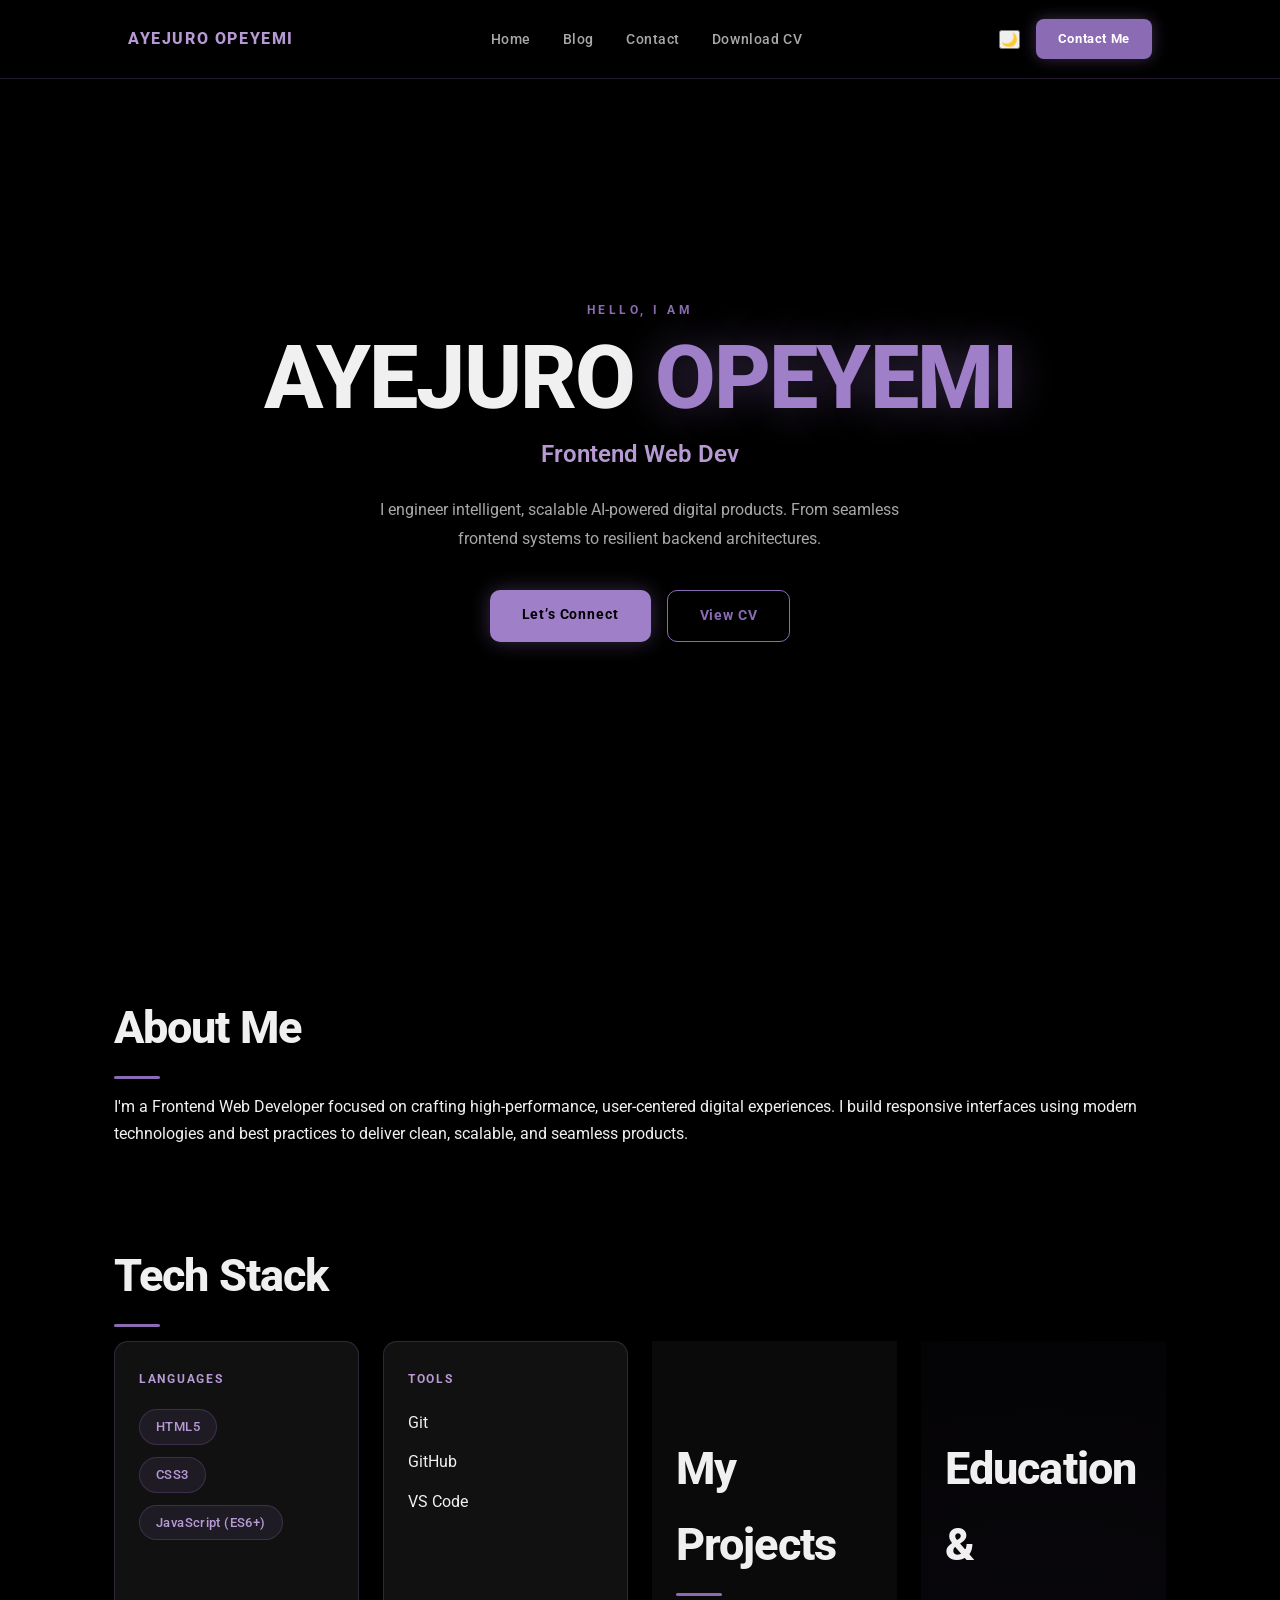
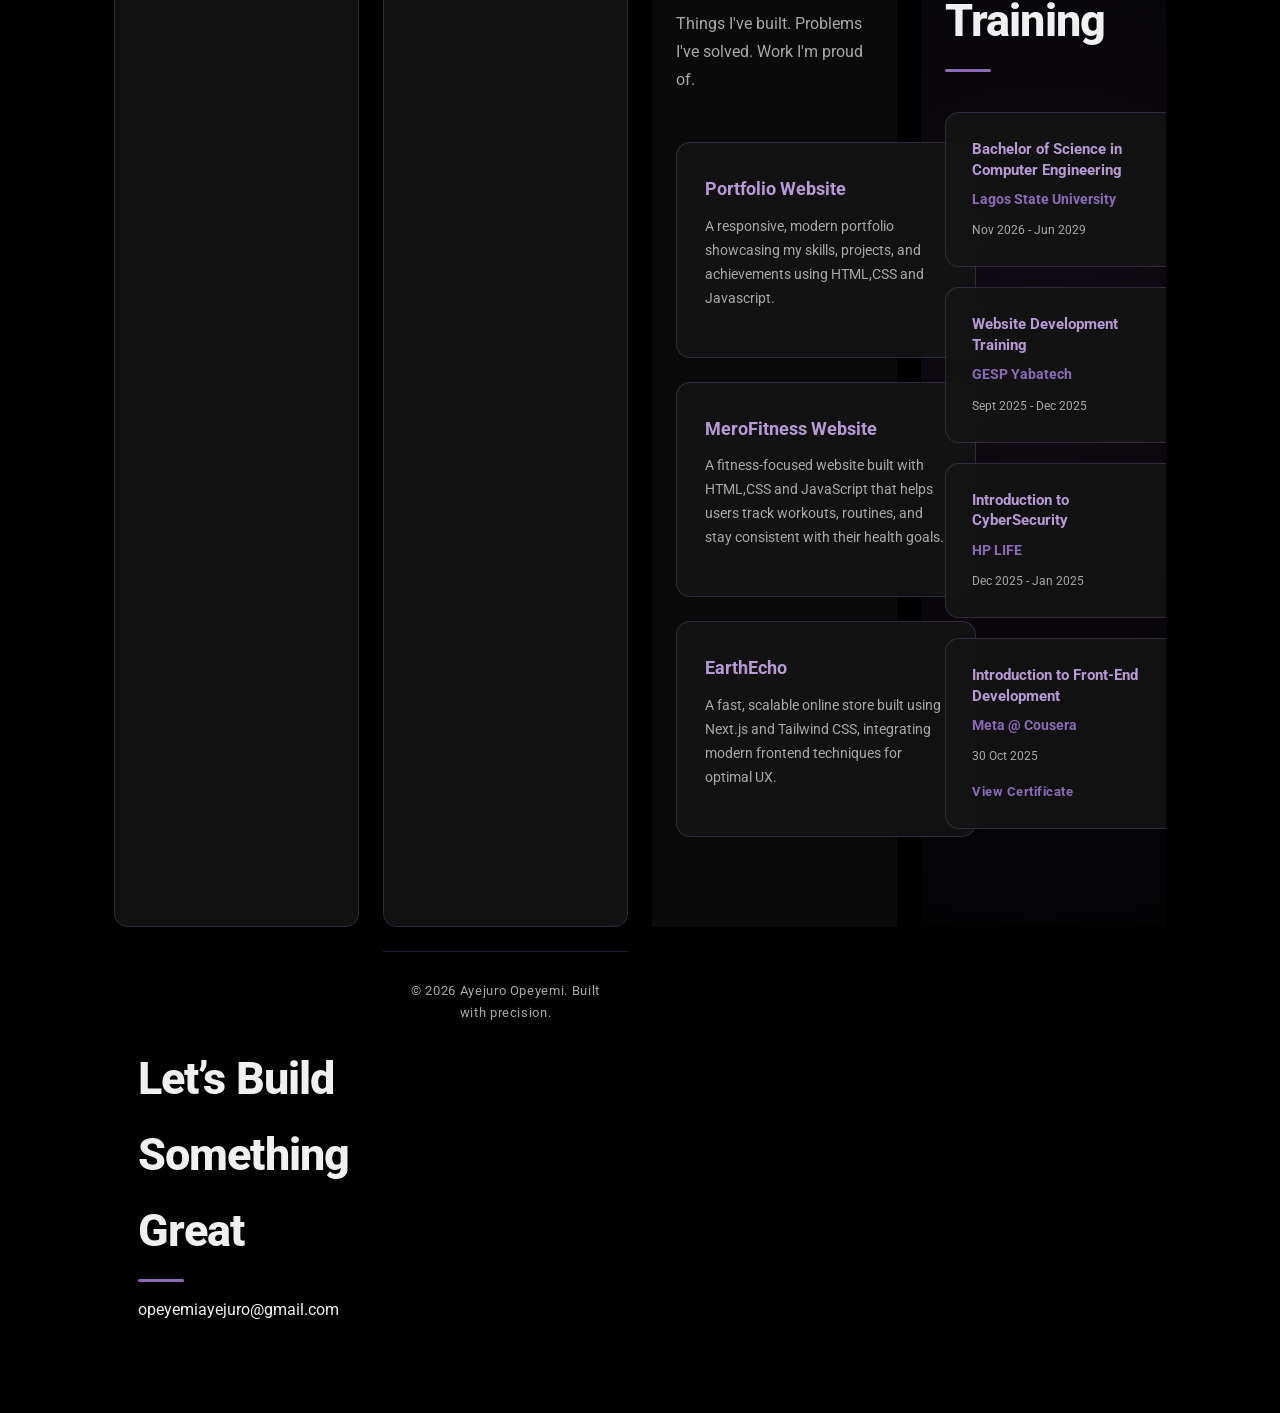
<file: Edtech hackathon/Rosemary Portfolio/Assets/home.html>
<!DOCTYPE html>
<html lang="en">

<head>
    <meta charset="UTF-8">
    <meta name="viewport" content="width=device-width, initial-scale=1.0">
    <title>Frontend Web Developer Portfolio</title>
    <link href="https://cdnjs.cloudflare.com/ajax/libs/font-awesome/6.4.2/css/all.min.css" rel="stylesheet">
    <link rel="stylesheet" href="style.css">
</head>

<body>
    <header>
        <nav class="navbar">
            <div class="nav-logo">
                <a href="#home">AYEJURO OPEYEMI</a>
            </div>
            <ul class="nav-links">
                <li><a href="#home">Home</a></li>
                <li><a href="#blog">Blog</a></li>
                <li><a href="#contact">Contact</a></li>
                <li><a href="resume.pdf" target="_blank">Download CV</a></li>
            </ul>
            <div class="nav-actions">
                <button id="theme-toggle" class="btn-toggle">🌙</button>
                <a href="#contact" class="btn-contact">Contact Me</a>
            </div>
        </nav>
    </header>

    <!-- HERO SECTION -->
    <section class="hero">
        <div class="hero-container">
            <div class="hero-content">
                <p class="greeting">HELLO, I AM</p>
                <h1>AYEJURO <span class="accent">OPEYEMI</span></h1>
                <h2><span id="typing"></span></h2>
                <p class="description">
                    I engineer intelligent, scalable AI-powered digital products.
                    From seamless frontend systems to resilient backend architectures.
                </p>
                <div class="hero-buttons">
                    <a href="#contact" class="btn-glow">Let’s Connect</a>
                    <a href="resume.pdf" class="btn-outline">View CV</a>
                </div>
            </div>

            <!-- <div class="hero-image-scene">

                <div class="image-flipper" id="flipper">
                    <div class="image-front">
                        <img src="IMG-20260221-WA0052.jpg" alt="Ayejuro Opeyemi">
                    </div>
                    <div class="image-back">
                        <img src="Assets/your-logo.png" alt="Logo">
                    </div>
                </div>
            </div> -->
        </div>
    </section>

    <!-- ABOUT SECTION -->
    <section class="about section">
        <div class="container">
            <h2>About Me</h2>
            <p>
                I'm a Frontend Web Developer focused on crafting high-performance, user-centered digital experiences.
                I build responsive interfaces using modern technologies and best practices to deliver clean, scalable,
                and seamless products.
            </p>
        </div>
    </section>

    <!-- TECH STACK SECTION -->
    <section class="tech-stack">
        <div class="container">
            <h2 class="section-title">Tech Stack</h2>
            <div class="tech-grid">
                <main class="stack-grid">
                    <section class="category">
                        <h3>Languages</h3>
                        <ul>
                            <li><span class="tag">HTML5</span></li>
                            <li><span class="tag">CSS3</span></li>
                            <li><span class="tag">JavaScript (ES6+)</span></li>
                        </ul>
                    </section>

                    <section class="category">
                        <h3>Tools</h3>
                        <ul>
                            <li>Git</li>
                            <li>GitHub</li>
                            <li>VS Code</li>
                        </ul>
                    </section>

                    <!-- PROJECTS SECTION -->
                    <section class="projects section">
                        <div class="container">
                            <h2>My Projects</h2>
                            <p class="section-tagline">
                                Things I've built. Problems I've solved. Work I'm proud of.
                            </p>
                            <div class="project-grid">

                                <div class="project-card">
                                    <h3>Portfolio Website</h3>
                                    <p>
                                        A responsive, modern portfolio showcasing my skills, projects, and achievements
                                        using HTML,CSS and
                                        Javascript.
                                    </p>
                                </div>

                                <div class="project-card">
                                    <h3>MeroFitness Website</h3>
                                    <p>
                                        A fitness-focused website built with HTML,CSS and JavaScript that helps users
                                        track workouts,
                                        routines, and stay consistent with their health goals.
                                    </p>
                                </div>

                                <div class="project-card">
                                    <h3>EarthEcho</h3>
                                    <p>
                                        A fast, scalable online store built using Next.js and Tailwind CSS, integrating
                                        modern frontend
                                        techniques for optimal UX.
                                    </p>
                                </div>

                            </div>
                        </div>
                    </section>

                    <!-- EDUCATION SECTION -->
                    <section class="education section">
                        <div class="container">
                            <h2>Education & Training</h2>
                            <div class="education-grid">

                                <div class="education-card">
                                    <h3>Bachelor of Science in Computer Engineering</h3>
                                    <p><strong>Lagos State University</strong></p>
                                    <span>Nov 2026 - Jun 2029</span>
                                </div>

                                <div class="education-card">
                                    <h3>Website Development Training</h3>
                                    <p><strong>GESP Yabatech</strong></p>
                                    <span>Sept 2025 - Dec 2025</span>
                                </div>

                                <div class="education-card">
                                    <h3>Introduction to CyberSecurity</h3>
                                    <p><strong>HP LIFE</strong></p>
                                    <span>Dec 2025 - Jan 2025</span>
                                </div>

                                <div class="education-card">
                                    <h3>Introduction to Front-End Development</h3>
                                    <p><strong>Meta @ Cousera</strong></p>
                                    <span>30 Oct 2025</span>
                                    <a href="#" class="certificate-link">View Certificate</a>
                                </div>

                            </div>
                        </div>
                    </section>

                    <!-- CONTACT SECTION -->
                    <section id="contact" class="contact section">
                        <div class="container">
                            <h2>Let’s Build Something Great</h2>
                            <p>opeyemiayejuro@gmail.com</p>
                        </div>
                    </section>

                    <!-- FOOTER -->
                    <footer>
                        <p>© 2026 Ayejuro Opeyemi. Built with precision.</p>
                    </footer>

                    <!-- SCRIPT -->
                    <script>
                        // TYPING ANIMATION
                        const words = ["Frontend Web Developer", "Cybersecurity Enthusiast"];
                        let i = 0, j = 0, current = "", deleting = false;

                        function type() {
                            current = words[i];
                            document.getElementById("typing").textContent =
                                deleting ? current.substring(0, j--) : current.substring(0, j++);

                            if (!deleting && j === current.length + 1) {
                                deleting = true;
                                setTimeout(type, 1000);
                                return;
                            }
                            if (deleting && j === 0) {
                                deleting = false;
                                i = (i + 1) % words.length;
                            }
                            setTimeout(type, deleting ? 50 : 100);
                        }
                        type();

                        // COUNTER (Optional)
                        const counters = document.querySelectorAll(".counter");

                        counters.forEach(counter => {
                            const update = () => {
                                const target = +counter.getAttribute("data-target");
                                const count = +counter.innerText;
                                const inc = target / 100;

                                if (count < target) {
                                    counter.innerText = Math.ceil(count + inc);
                                    setTimeout(update, 20);
                                } else {
                                    counter.innerText = target;
                                }
                            };
                            update();
                        });

                        const flipper = document.getElementById('flipper');

                        // 1. Toggle Flip on Click
                        flipper.addEventListener('click', () => {
                            flipper.classList.toggle('is-flipped');
                        });

                        // 2. Gentle "Move" effect on Mouse Move
                        document.querySelector('.hero').addEventListener('mousemove', (e) => {
                            if (!flipper.classList.contains('is-flipped')) {
                                const x = (window.innerWidth / 2 - e.pageX) / 40;
                                const y = (window.innerHeight / 2 - e.pageY) / 40;

                                // Moves the image slightly towards the mouse
                                flipper.style.transform = `rotateY(${x}deg) rotateX(${y}deg)`;
                            }
                        });

                        // Reset position when mouse leaves
                        document.querySelector('.hero').addEventListener('mouseleave', () => {
                            if (!flipper.classList.contains('is-flipped')) {
                                flipper.style.transform = `rotateY(0deg) rotateX(0deg)`;
                            }
                        });

                        const observerOptions = {
                            threshold: 0.2
                        };

                        const educationObserver = new IntersectionObserver((entries) => {
                            entries.forEach((entry, index) => {
                                if (entry.isIntersecting) {
                                    // Add a staggered delay for each card
                                    setTimeout(() => {
                                        entry.target.style.opacity = "1";
                                        entry.target.style.transform = "translateX(0)";
                                    }, index * 150);
                                }
                            });
                        }, observerOptions);

                        // Set initial state for cards
                        document.querySelectorAll('.education-card').forEach((card) => {
                            card.style.opacity = "0";
                            card.style.transform = "translateX(-50px)";
                            card.style.transition = "all 0.6s ease-out";
                            educationObserver.observe(card);
                        });

                        const cards = document.querySelectorAll('.tech-card');

                        cards.forEach(card => {
                            card.addEventListener('mousemove', (e) => {
                                if (!card.classList.contains('flipped')) {
                                    const rect = card.getBoundingClientRect();
                                    const x = e.clientX - rect.left;
                                    const y = e.clientY - rect.top;

                                    const centerX = rect.width / 2;
                                    const centerY = rect.height / 2;

                                    const rotateX = (y - centerY) / 10;
                                    const rotateY = (centerX - x) / 10;

                                    card.querySelector('.tech-card-inner').style.transform =
                                        `rotateX(${rotateX}deg) rotateY(${rotateY}deg)`;
                                }
                            });

                            card.addEventListener('mouseleave', () => {
                                if (!card.classList.contains('flipped')) {
                                    card.querySelector('.tech-card-inner').style.transform = `rotateX(0) rotateY(0)`;
                                }
                            });
                        });
                        const themeToggle = document.getElementById('theme-toggle');
                        const body = document.body;

                        // 1. Check for saved theme preference
                        const currentTheme = localStorage.getItem('theme');
                        if (currentTheme === 'light') {
                            body.classList.add('light-mode');
                            themeToggle.textContent = '☀️';
                        }

                        // 2. Toggle Theme Event
                        themeToggle.addEventListener('click', () => {
                            body.classList.toggle('light-mode');

                            let theme = 'dark';
                            if (body.classList.contains('light-mode')) {
                                theme = 'light';
                                themeToggle.textContent = '☀️';
                            } else {
                                themeToggle.textContent = '🌙';
                            }

                            localStorage.setItem('theme', theme);
                        });

                        // 3. Navbar background change on scroll
                        window.addEventListener('scroll', () => {
                            const navbar = document.querySelector('.navbar');
                            if (window.scrollY > 50) {
                                navbar.style.padding = '0.8rem 10%';
                                navbar.style.background = 'rgba(15, 23, 42, 0.95)';
                            } else {
                                navbar.style.padding = '1.2rem 10%';
                                navbar.style.background = 'rgba(15, 23, 42, 0.8)';
                            }
                        });
                    </script>

</body>

</html>
</file>
<file: Edtech hackathon/Rosemary Portfolio/Assets/style.css>
/* 
   PORTFOLIO — AYEJURO OPEYEMI
   Theme: Dull Purple & Black
   Font: Roboto (body) + Roboto (display)
   No light/dark toggle — always dark with purple accents
 */

/*  1. GOOGLE FONTS  */
@import url('https://fonts.googleapis.com/css2?family=Roboto:wght@300;400;500;700;900&display=swap');

/* 2. CSS VARIABLES — Dull Purple & Black */
:root {
    --bg: #000000;
    /* pure black background */
    --bg-2: #0a0a0a;
    /* cards / sections background */
    --bg-3: #141414;
    /* slightly lighter for depth */
    --purple: #8b6bb4;
    /* dull purple primary */
    --purple-mid: #a07fc9;
    /* a bit softer */
    --purple-soft: #b79ad4;
    /* lighter purple for hover */
    --purple-glow: rgba(139, 107, 180, 0.4);
    --accent: #9877b5;
    /* alternate purple */
    --text: #f0f0f0;
    /* main text */
    --text-muted: #a8a8a8;
    /* muted text */
    --border: rgba(139, 107, 180, 0.25);
    --card-bg: rgba(20, 20, 20, 0.85);
    --radius: 14px;
    --font-display: 'Roboto', sans-serif;
    --font-body: 'Roboto', sans-serif;
    --transition: 0.3s ease;
}

/* 3. RESET */
*,
*::before,
*::after {
    box-sizing: border-box;
    margin: 0;
    padding: 0;
}

html {
    scroll-behavior: smooth;
}

body {
    font-family: var(--font-body);
    background-color: var(--bg);
    color: var(--text);
    line-height: 1.7;
    overflow-x: hidden;
}

a {
    text-decoration: none;
    color: inherit;
}

ul {
    list-style: none;
}

img {
    max-width: 100%;
    display: block;
}

/* NAVBAR */
header {
    position: fixed;
    top: 0;
    left: 0;
    right: 0;
    z-index: 1000;
}

.navbar {
    display: flex;
    align-items: center;
    justify-content: space-between;
    padding: 1.2rem 10%;
    background: rgba(0, 0, 0, 0.85);
    backdrop-filter: blur(16px);
    -webkit-backdrop-filter: blur(16px);
    border-bottom: 1px solid var(--border);
    transition: padding var(--transition);
}

.nav-logo a {
    font-family: var(--font-display);
    font-size: 1rem;
    font-weight: 800;
    letter-spacing: 0.1em;
    color: var(--purple-soft);
}

.nav-links {
    display: flex;
    gap: 2rem;
}

.nav-links a {
    position: relative;
    font-size: 0.875rem;
    font-weight: 500;
    color: var(--text-muted);
    letter-spacing: 0.04em;
    transition: color var(--transition);
}

.nav-links a::after {
    content: '';
    position: absolute;
    bottom: -4px;
    left: 0;
    width: 0;
    height: 2px;
    background: var(--purple);
    box-shadow: 0 0 8px var(--purple-glow);
    transition: width var(--transition);
}

.nav-links a:hover {
    color: var(--purple-soft);
}

.nav-links a:hover::after {
    width: 100%;
}

.nav-actions {
    display: flex;
    align-items: center;
    gap: 1rem;
}

/* Removed .btn-toggle entirely — no light/dark toggle */

.btn-contact {
    font-family: var(--font-display);
    font-size: 0.8rem;
    font-weight: 700;
    letter-spacing: 0.05em;
    padding: 9px 22px;
    border-radius: 8px;
    background: var(--purple);
    color: #fff;
    box-shadow: 0 0 15px var(--purple-glow);
    transition: box-shadow var(--transition), transform var(--transition);
}

.btn-contact:hover {
    box-shadow: 0 0 28px var(--purple-glow);
    transform: translateY(-2px);
}

/* 5. HERO */
.hero {
    position: relative;
    min-height: 100vh;
    display: flex;
    align-items: center;
    justify-content: center;
    padding: 120px 10% 80px;
    text-align: center;
    overflow: hidden;
}

.gradient-bg {
    position: absolute;
    width: 600px;
    height: 600px;
    background: radial-gradient(circle, rgba(139, 107, 180, 0.15), transparent 70%);
    filter: blur(80px);
    top: 50%;
    left: 50%;
    transform: translate(-50%, -50%);
    animation: float 6s ease-in-out infinite;
    pointer-events: none;
    z-index: 0;
}

@keyframes float {

    0%,
    100% {
        transform: translate(-50%, -50%) translateY(0);
    }

    50% {
        transform: translate(-50%, -50%) translateY(-40px);
    }
}

.hero-container {
    position: relative;
    z-index: 1;
    max-width: 780px;
}

.greeting {
    font-family: var(--font-display);
    font-size: 0.78rem;
    font-weight: 700;
    letter-spacing: 0.28em;
    color: var(--purple);
    margin-bottom: 14px;
}

.hero h1 {
    font-family: var(--font-display);
    font-size: clamp(2.8rem, 7vw, 5.5rem);
    font-weight: 800;
    letter-spacing: -0.02em;
    line-height: 1.0;
    color: var(--text);
    margin-bottom: 12px;
}

.hero h1 .accent {
    color: var(--purple-mid);
    text-shadow: 0 0 40px var(--purple-glow);
}

.hero h2 {
    font-family: var(--font-display);
    font-size: clamp(1rem, 2.5vw, 1.5rem);
    font-weight: 600;
    color: var(--purple-soft);
    min-height: 2rem;
    margin-bottom: 20px;
}

.cursor {
    color: var(--purple);
    animation: blink 0.9s step-end infinite;
}

@keyframes blink {

    0%,
    100% {
        opacity: 1;
    }

    50% {
        opacity: 0;
    }
}

.description {
    font-size: 1rem;
    color: var(--text-muted);
    max-width: 520px;
    margin: 0 auto 36px;
    line-height: 1.85;
}

.hero-buttons {
    display: flex;
    gap: 16px;
    justify-content: center;
    flex-wrap: wrap;
}

.btn-glow {
    display: inline-block;
    font-family: var(--font-display);
    font-size: 0.875rem;
    font-weight: 700;
    letter-spacing: 0.06em;
    padding: 13px 32px;
    border-radius: 10px;
    background: var(--purple-mid);
    color: #000;
    box-shadow: 0 0 20px var(--purple-glow);
    transition: box-shadow var(--transition), transform var(--transition);
}

.btn-glow:hover {
    box-shadow: 0 0 40px var(--purple-glow);
    transform: translateY(-2px);
}

.btn-outline {
    display: inline-block;
    font-family: var(--font-display);
    font-size: 0.875rem;
    font-weight: 700;
    letter-spacing: 0.06em;
    padding: 13px 32px;
    border-radius: 10px;
    border: 1.5px solid var(--purple);
    color: var(--purple);
    background: transparent;
    transition: background var(--transition), color var(--transition), box-shadow var(--transition), transform var(--transition);
}

.btn-outline:hover {
    background: var(--purple);
    color: #000;
    box-shadow: 0 0 20px var(--purple-glow);
    transform: translateY(-2px);
}

/* Image Flipper */
.hero-image-scene {
    perspective: 1000px;
    display: flex;
    justify-content: center;
    margin-top: 40px;
}

.image-flipper {
    width: 320px;
    height: 420px;
    position: relative;
    transform-style: preserve-3d;
    transition: transform 0.8s cubic-bezier(0.175, 0.885, 0.32, 1.275);
    cursor: pointer;
}

.image-flipper.is-flipped {
    transform: rotateY(180deg) scale(1.05);
}

.image-front,
.image-back {
    position: absolute;
    inset: 0;
    backface-visibility: hidden;
    border-radius: 20px;
    filter: drop-shadow(0 0 12px rgba(139, 107, 180, 0.5));
    overflow: hidden;
}

.image-front img,
.image-back img {
    width: 100%;
    height: 100%;
    object-fit: cover;
}

.image-back {
    transform: rotateY(180deg);
    background: var(--bg-3);
    display: flex;
    align-items: center;
    justify-content: center;
}

/* 6. SHARED SECTION STYLES */
.section {
    padding: 90px 0;
}

.container {
    position: relative;
    z-index: 1;
    max-width: 1100px;
    margin: 0 auto;
    padding: 0 24px;
}

.section h2,
.section-title {
    font-family: var(--font-display);
    font-size: clamp(1.8rem, 4vw, 2.8rem);
    font-weight: 800;
    letter-spacing: -0.02em;
    color: var(--text);
    margin-bottom: 14px;
}

.section h2::after,
.section-title::after {
    content: '';
    display: block;
    width: 46px;
    height: 3px;
    background: var(--purple);
    border-radius: 2px;
    margin-top: 10px;
}

.section-tagline {
    font-size: 1rem;
    color: var(--text-muted);
    max-width: 520px;
    line-height: 1.75;
    margin-bottom: 48px;
}

/* 7. ABOUT */
/* About section with image side-by-side */
.about-wrapper {
    display: flex;
    align-items: center;
    gap: 60px;
    flex-wrap: wrap;
}

.about-text {
    flex: 1.2;
}

.about-text h2 {
    margin-bottom: 20px;
}

.about-text p {
    font-size: 1.05rem;
    color: var(--text-muted);
    line-height: 1.9;
}

.about-image {
    flex: 0.8;
    text-align: center;
}

.about-image img {
    width: 100%;
    max-width: 280px;
    border-radius: 20px;
    border: 2px solid var(--purple);
    box-shadow: 0 0 30px var(--purple-glow);
    object-fit: cover;
    transition: transform 0.3s ease, box-shadow 0.3s ease;
}

.about-image img:hover {
    transform: scale(1.02);
    box-shadow: 0 0 45px var(--purple-glow);
}

/* Responsive */
@media (max-width: 768px) {
    .about-wrapper {
        flex-direction: column-reverse;
        text-align: center;
        gap: 30px;
    }

    .about-image img {
        max-width: 220px;
    }
}

/* 8. TECH STACK — Two‑Column Grid Version */
.tech-stack {
    background: var(--bg);
}

.stack-grid {
    display: grid;
    grid-template-columns: repeat(auto-fit, minmax(240px, 1fr));
    gap: 24px;
}

.category {
    background: var(--card-bg);
    border: 1px solid var(--border);
    border-radius: var(--radius);
    padding: 28px 24px;
    backdrop-filter: blur(10px);
    -webkit-backdrop-filter: blur(10px);
    transition: border-color var(--transition), box-shadow var(--transition);
}

.category:hover {
    border-color: var(--purple);
    box-shadow: 0 8px 30px var(--purple-glow);
}

.category h3 {
    font-family: var(--font-display);
    font-size: 0.72rem;
    font-weight: 700;
    letter-spacing: 0.15em;
    text-transform: uppercase;
    color: var(--purple-soft);
    margin-bottom: 20px;
}

.category ul {
    display: flex;
    flex-direction: column;
    gap: 12px;
}

.tag {
    display: inline-block;
    font-size: 0.8rem;
    font-weight: 500;
    padding: 6px 16px;
    border-radius: 999px;
    background: rgba(139, 107, 180, 0.12);
    border: 1px solid var(--border);
    color: var(--purple-soft);
    letter-spacing: 0.03em;
    transition: background var(--transition), border-color var(--transition);
}

.tag:hover {
    background: rgba(139, 107, 180, 0.28);
    border-color: var(--purple);
}

/* 9. PROJECTS */
.projects {
    background: var(--bg-2);
}

.project-grid {
    display: grid;
    grid-template-columns: repeat(auto-fill, minmax(300px, 1fr));
    gap: 24px;
}

.project-card {
    position: relative;
    background: var(--card-bg);
    border: 1px solid var(--border);
    border-radius: var(--radius);
    padding: 32px 28px 26px;
    backdrop-filter: blur(10px);
    -webkit-backdrop-filter: blur(10px);
    overflow: hidden;
    transition: transform var(--transition), border-color var(--transition), box-shadow var(--transition);
    cursor: pointer;
}

.project-card::before {
    content: '';
    position: absolute;
    top: 0;
    left: 0;
    right: 0;
    height: 2px;
    background: linear-gradient(90deg, var(--purple), var(--purple-mid));
    opacity: 0;
    transition: opacity var(--transition);
}

.project-card:hover {
    transform: translateY(-8px);
    border-color: rgba(139, 107, 180, 0.5);
    box-shadow: 0 20px 50px rgba(0, 0, 0, 0.5), 0 0 30px var(--purple-glow);
}

.project-card:hover::before {
    opacity: 1;
}

.card-number {
    font-family: var(--font-display);
    font-size: 0.68rem;
    font-weight: 700;
    letter-spacing: 0.18em;
    color: var(--purple);
    opacity: 0.6;
    margin-bottom: 12px;
}

.project-card h3 {
    font-family: var(--font-display);
    font-size: 1.1rem;
    font-weight: 700;
    color: var(--purple-soft);
    margin-bottom: 10px;
}

.project-card p {
    font-size: 0.88rem;
    color: var(--text-muted);
    line-height: 1.7;
    margin-bottom: 20px;
}

.project-tags {
    display: flex;
    flex-wrap: wrap;
    gap: 8px;
}

.project-tags span {
    font-size: 0.72rem;
    font-weight: 500;
    letter-spacing: 0.04em;
    padding: 4px 12px;
    border-radius: 999px;
    background: rgba(139, 107, 180, 0.1);
    border: 1px solid var(--border);
    color: var(--purple-soft);
}

/* 10. EDUCATION */
.education {
    position: relative;
    background: var(--bg);
    overflow: hidden;
}

.education::before {
    content: '';
    position: absolute;
    top: -50%;
    left: -50%;
    width: 200%;
    height: 200%;
    background: radial-gradient(circle, rgba(139, 107, 180, 0.1) 0%, transparent 65%);
    animation: snakeMove 12s linear infinite;
    z-index: 0;
    pointer-events: none;
}

@keyframes snakeMove {
    0% {
        transform: rotate(0deg) translate(50px, 50px);
    }

    50% {
        transform: rotate(180deg) translate(-50px, 100px);
    }

    100% {
        transform: rotate(360deg) translate(50px, 50px);
    }
}

.education-grid {
    display: grid;
    grid-template-columns: repeat(auto-fill, minmax(240px, 1fr));
    gap: 20px;
    margin-top: 40px;
}

.education-card {
    background: var(--card-bg);
    border: 1px solid var(--border);
    border-radius: var(--radius);
    padding: 26px;
    backdrop-filter: blur(10px);
    -webkit-backdrop-filter: blur(10px);
    display: flex;
    flex-direction: column;
    gap: 8px;
    transition: transform var(--transition), border-color var(--transition), box-shadow var(--transition);
}

.education-card:hover {
    transform: translateY(-8px);
    border-color: var(--purple);
    box-shadow: 0 10px 30px rgba(139, 107, 180, 0.25);
}

.education-card h3 {
    font-family: var(--font-display);
    font-size: 0.95rem;
    font-weight: 700;
    color: var(--purple-soft);
    line-height: 1.35;
}

.education-card p {
    font-size: 0.85rem;
    color: var(--text-muted);
}

.education-card p strong {
    color: var(--purple);
}

.education-card span {
    font-size: 0.78rem;
    color: var(--text-muted);
}

.certificate-link {
    display: inline-block;
    margin-top: 6px;
    font-size: 0.8rem;
    font-weight: 700;
    color: var(--purple);
    letter-spacing: 0.04em;
    transition: color var(--transition);
}

.certificate-link:hover {
    color: var(--purple-soft);
}

/* 11. STATS */
.stats-grid {
    display: flex;
    justify-content: center;
    gap: 60px;
    flex-wrap: wrap;
}

.counter {
    font-family: var(--font-display);
    font-size: 3rem;
    font-weight: 800;
    color: var(--purple);
    text-shadow: 0 0 20px var(--purple-glow);
}

/* 12. CONTACT */
.contact-socials {
    display: flex;
    justify-content: center;
    gap: 14px;
    flex-wrap: wrap;
    margin-top: 36px;
}

.contact-socials .social-link {
    display: flex;
    align-items: center;
    gap: 10px;
    padding: 10px 20px;
    border-radius: 10px;
    border: 1px solid var(--border);
    background: var(--card-bg);
    color: var(--text-muted);
    font-size: 0.85rem;
    font-weight: 500;
    backdrop-filter: blur(8px);
    transition: all 0.3s ease;
}

.contact-socials .social-link i {
    font-size: 1rem;
    color: var(--purple);
    transition: color 0.3s;
}

.contact-socials .social-link:hover {
    border-color: var(--purple);
    color: var(--text);
    background: rgba(139, 107, 180, 0.1);
    transform: translateY(-4px);
    box-shadow: 0 8px 24px var(--purple-glow);
}

.contact-socials .social-link:hover i {
    color: var(--purple-soft);
}

/* Side by side layout for contact section */
.contact-side-by-side {
    display: flex;
    gap: 40px;
    align-items: flex-start;
    margin-top: 20px;
    flex-wrap: wrap;
    /* stacks on mobile */
}

.contact-info {
    flex: 1.2;
    display: flex;
    flex-direction: column;
    gap: 32px;
    background: var(--card-bg);
    border: 1px solid var(--border);
    border-radius: var(--radius);
    padding: 40px 28px;
    backdrop-filter: blur(10px);
    -webkit-backdrop-filter: blur(10px);
    transition: all 0.3s ease;
}

.contact-info .btn-glow {
    text-align: center;
    display: inline-block;
    width: 100%;
    padding: 16px 20px;
    font-size: 1rem;
    box-sizing: border-box;
    background: var(--purple-mid);
    color: #000;
}

.contact-socials {
    display: flex;
    flex-direction: column;
    gap: 14px;
    margin-top: 0;
}

.contact-socials .social-link {
    justify-content: center;
    padding: 12px 20px;
}

/* RIGHT: Send a Message Form Styles */
.contact-form-wrap {
    flex: 2;
    background: var(--card-bg);
    border: 1px solid var(--border);
    border-radius: var(--radius);
    padding: 40px 36px;
    backdrop-filter: blur(12px);
    -webkit-backdrop-filter: blur(12px);
    transition: all 0.3s ease;
}

.contact-form-wrap:hover {
    border-color: var(--purple);
    box-shadow: 0 8px 30px var(--purple-glow);
}

.form-title {
    font-family: var(--font-display);
    font-size: 1.4rem;
    font-weight: 700;
    color: var(--text);
    margin-bottom: 28px;
    position: relative;
}

.form-title::after {
    content: '';
    display: block;
    width: 50px;
    height: 3px;
    background: var(--purple);
    border-radius: 2px;
    margin-top: 10px;
}

.contact-form {
    display: flex;
    flex-direction: column;
    gap: 20px;
}

.form-row {
    display: grid;
    grid-template-columns: 1fr 1fr;
    gap: 20px;
}

.form-group {
    display: flex;
    flex-direction: column;
    gap: 8px;
}

.form-group label {
    font-family: var(--font-display);
    font-size: 0.7rem;
    font-weight: 700;
    letter-spacing: 0.1em;
    text-transform: uppercase;
    color: var(--purple);
}

.form-group input,
.form-group textarea {
    width: 100%;
    background: rgba(0, 0, 0, 0.6);
    border: 1px solid var(--border);
    border-radius: 10px;
    padding: 14px 18px;
    font-family: var(--font-body);
    font-size: 0.9rem;
    color: var(--text);
    outline: none;
    transition: all 0.3s ease;
    resize: vertical;
}

.form-group input::placeholder,
.form-group textarea::placeholder {
    color: var(--text-muted);
    opacity: 0.55;
}

.form-group input:focus,
.form-group textarea:focus {
    border-color: var(--purple);
    box-shadow: 0 0 0 3px rgba(139, 107, 180, 0.15);
    background: rgba(0, 0, 0, 0.8);
}

/* Send Button */
.btn-send {
    display: flex;
    align-items: center;
    justify-content: center;
    gap: 12px;
    width: 100%;
    padding: 14px 28px;
    border: none;
    border-radius: 10px;
    background: var(--purple);
    color: #000;
    font-family: var(--font-display);
    font-size: 0.9rem;
    font-weight: 700;
    letter-spacing: 0.06em;
    cursor: pointer;
    box-shadow: 0 0 20px var(--purple-glow);
    transition: all 0.3s ease;
}

.btn-send:hover {
    box-shadow: 0 0 40px var(--purple-glow), 0 4px 15px rgba(0, 0, 0, 0.3);
    transform: translateY(-2px);
}

.btn-send:active {
    transform: translateY(0);
}

.btn-send i {
    transition: transform 0.3s ease;
}

.btn-send:hover i {
    transform: translateX(5px) rotate(-20deg);
}

/* Success Message */
.form-success {
    display: none;
    align-items: center;
    gap: 10px;
    font-size: 0.85rem;
    color: #86efac;
    background: rgba(134, 239, 172, 0.08);
    border: 1px solid rgba(134, 239, 172, 0.2);
    border-radius: 8px;
    padding: 12px 16px;
    margin-top: 10px;
    animation: fadeUp 0.4s ease forwards;
}

.form-success.show {
    display: flex;
}

.form-success i {
    font-size: 1.1rem;
}

@keyframes fadeUp {
    from {
        opacity: 0;
        transform: translateY(10px);
    }

    to {
        opacity: 1;
        transform: translateY(0);
    }
}

/* Responsive adjustments */
@media (max-width: 600px) {
    .contact-form-wrap {
        padding: 28px 20px;
    }

    .form-row {
        grid-template-columns: 1fr;
        gap: 16px;
    }

    .form-title {
        font-size: 1.2rem;
    }

    .btn-send {
        padding: 12px 24px;
    }
}

/* Responsive for side-by-side */
@media (max-width: 900px) {
    .contact-side-by-side {
        flex-direction: column;
    }

    .contact-info,
    .contact-form-wrap {
        width: 100%;
    }
}

/* 13. FOOTER */
footer {
    background: var(--bg);
    border-top: 1px solid var(--border);
    text-align: center;
    padding: 28px 24px;
    font-size: 0.82rem;
    color: var(--text-muted);
    letter-spacing: 0.05em;
}

/* 14. RESPONSIVE */
@media (max-width: 768px) {
    .navbar {
        padding: 1rem 5% !important;
    }

    .nav-links {
        display: none;
    }

    .hero {
        padding: 110px 5% 70px;
    }

    .section {
        padding: 70px 0;
    }

    .container {
        padding: 0 16px;
    }

    .project-grid,
    .education-grid,
    .stack-grid {
        grid-template-columns: 1fr;
    }

    .stats-grid {
        gap: 30px;
    }
}

@media (max-width: 480px) {
    .hero-buttons {
        flex-direction: column;
        align-items: center;
    }

    .btn-glow,
    .btn-outline {
        width: 100%;
        text-align: center;
    }
}
</file>
